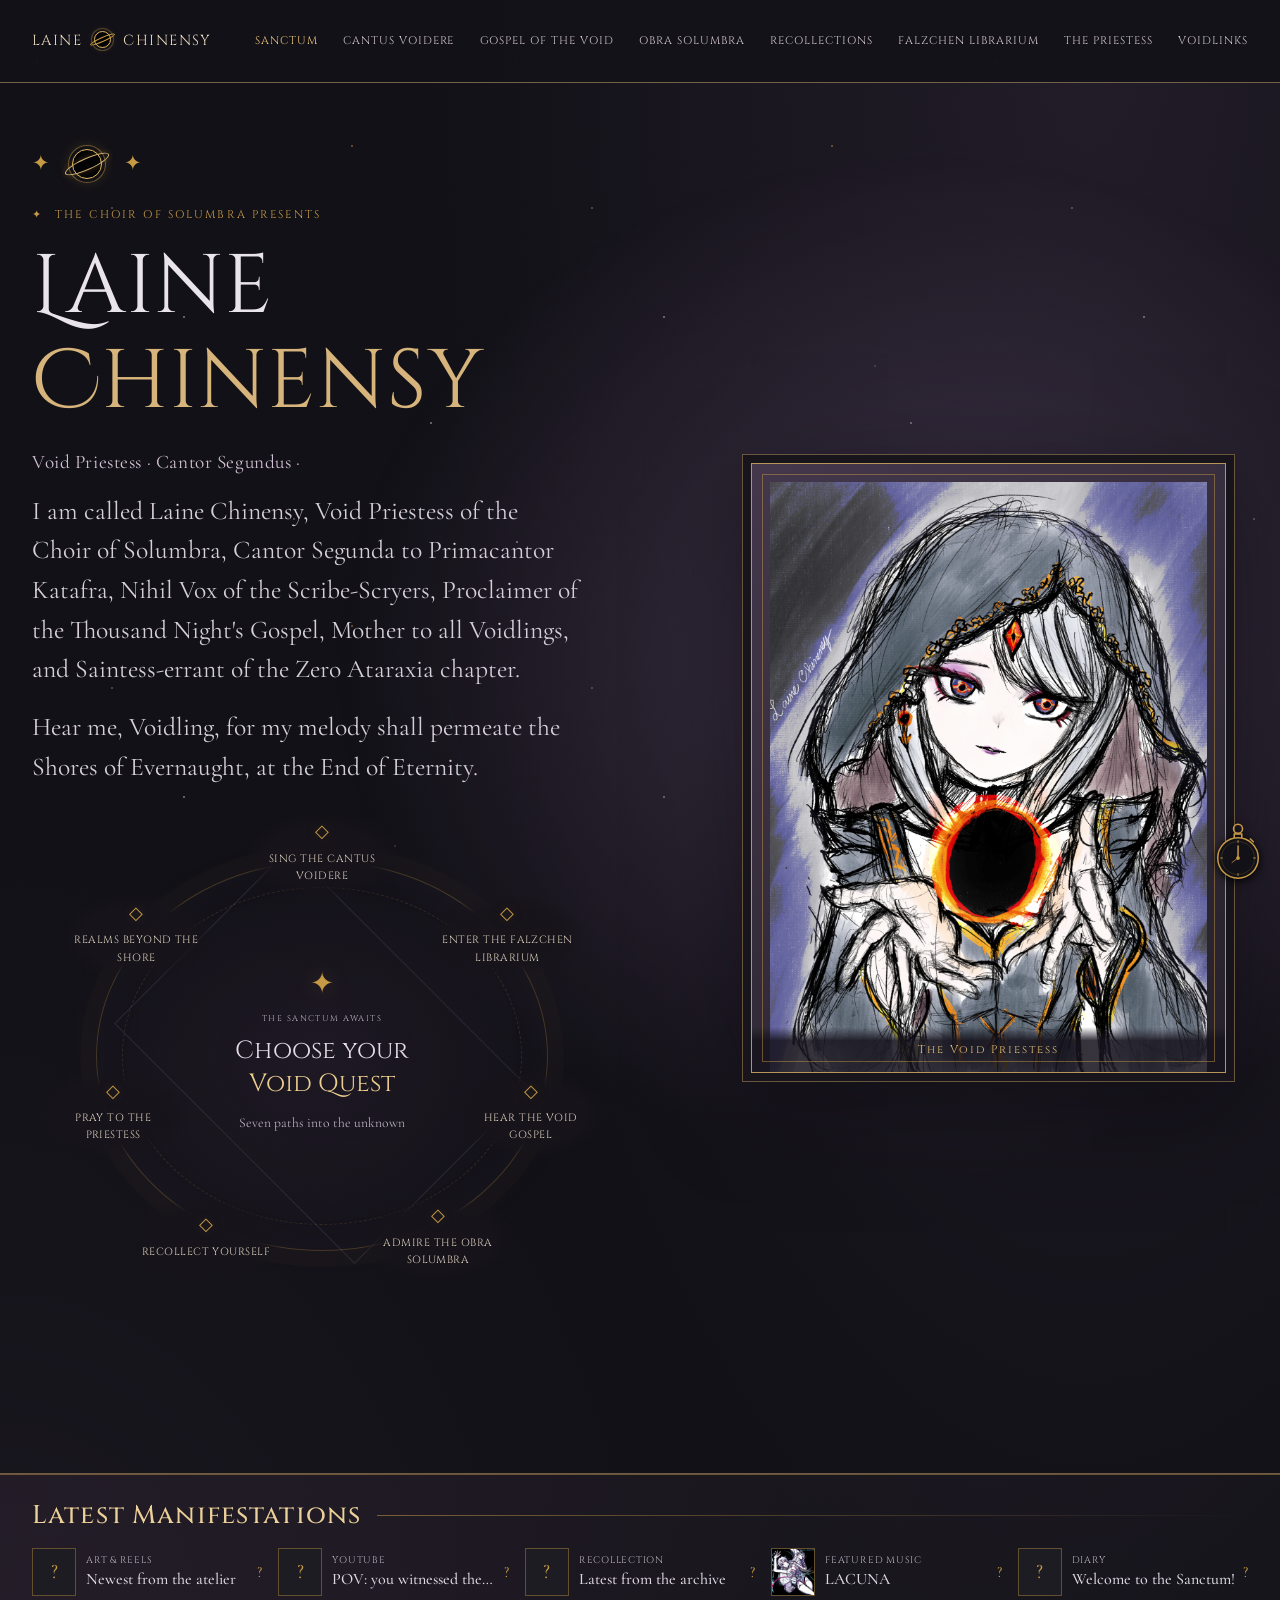
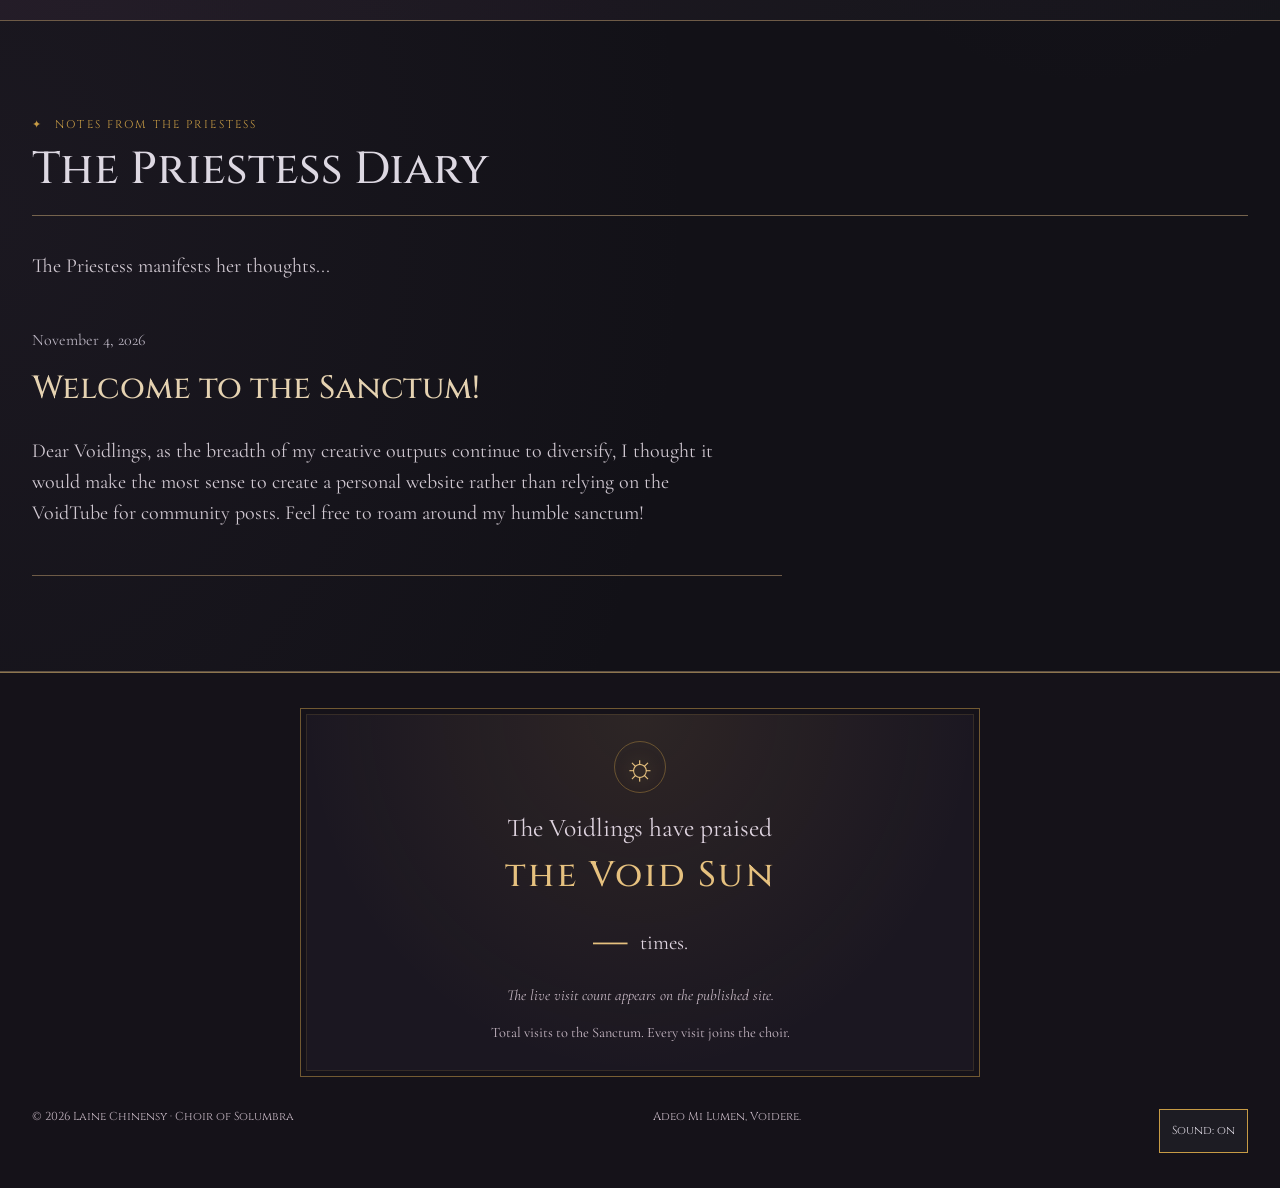
<file: index.html>
<!doctype html>
<html lang="en">

<head>
    <meta charset="utf-8">
    <meta name="viewport" content="width=device-width,initial-scale=1">
    <meta name="theme-color" content="#121117">
    <meta name="description" content="Laine Chinensy — Void Priestess of the Choir of Solumbra. Music, art, and lore.">
    <title>Laine Chinensy | The Choir of Solumbra</title>
    <link rel="stylesheet" href="css/style.css">
</head>

<body>
    <header class="site-header">
        <nav class="container nav" aria-label="Main navigation"><a class="brand"
                href="index.html">LAINE<span class="brand-black-hole" aria-hidden="true"></span><span class="brand-name">CHINENSY</span></a><button class="menu-toggle" type="button"
                aria-expanded="false" aria-controls="nav-links">Menu</button>
            <div class="nav-links" id="nav-links"><a href="index.html" aria-current="page">SANCTUM</a>
                    <a href="music.html">Cantus Voidere</a>
                    <a href="gospel.html">Gospel of the Void</a>
                    <a href="art.html">OBRA SOLUMBRA</a>
                    <a href="recollections.html">Recollections</a>
                    <a href="lore.html">Falzchen Librarium</a>
                    <a href="about.html">The Priestess</a>
                    <a href="connect.html">VOIDLINKS</a></div>
        </nav>
    </header>
    <main>
        <section class="hero">
            <div class="container hero-inner">
                <div class="hero-copy">
                    <div class="ornament void-sun-ornament" aria-hidden="true"><span>✦</span><span class="void-sun"></span><span>✦</span></div>
                    <p class="eyebrow">The Choir of Solumbra presents</p>
                    <h1>Laine <em>Chinensy</em></h1>
                    <p class="subtitle">Void Priestess · Cantor Segundus · </p>
                    <p class="intro">I am called Laine Chinensy, Void Priestess of the Choir of Solumbra, Cantor Segunda
                        to Primacantor Katafra, Nihil Vox of the Scribe-Scryers, Proclaimer of the Thousand Night's
                        Gospel, Mother to all Voidlings, and Saintess-errant of the Zero Ataraxia chapter.</p>
                    <p class="intro">Hear me, Voidling, for my melody shall permeate the Shores of Evernaught, at the
                        End of Eternity.</p>
                    <nav class="sanctum-invitations void-quest-wheel" aria-label="Choose your Void Quest">
                        <div class="quest-orbit" aria-hidden="true"></div>
                        <div class="quest-center"><span class="quest-star" aria-hidden="true">&#10022;</span><span class="quest-overline">The Sanctum awaits</span><h2>Choose your<br><em>Void Quest</em></h2><span class="quest-center-note">Seven paths into the unknown</span></div>
                        <a class="btn" href="music.html" aria-describedby="hint-music">Sing the Cantus Voidere<span class="hero-hint" id="hint-music" role="tooltip">Explore my music, albums, and releases.</span></a>
                        <a class="btn" href="https://lainechinensy.github.io/falzchen/" aria-describedby="hint-lore">Enter the Falzchen Librarium<span class="hero-hint" id="hint-lore" role="tooltip">Explore the world, characters, and lore of The Falzchen -- my original world-building project</span></a>
                        <a class="btn" href="gospel.html" aria-describedby="hint-gospel">Hear the Void Gospel<span class="hero-hint" id="hint-gospel" role="tooltip">Watch my latest YouTube videos.</span></a>
                        <a class="btn" href="art.html" aria-describedby="hint-art">Admire the Obra Solumbra<span class="hero-hint" id="hint-art" role="tooltip">Browse my artwork and latest Instagram posts.</span></a>
                        <a class="btn" href="recollections.html" aria-describedby="hint-recollections">Recollect Yourself<span class="hero-hint" id="hint-recollections" role="tooltip">Read stories and memory logs from the Falzchen universe.</span></a>
                        <a class="btn" href="about.html" aria-describedby="hint-about">Pray to the Priestess<span class="hero-hint" id="hint-about" role="tooltip">Meet the artist behind the Void Priestess.</span></a>
                        <a class="btn" href="connect.html" aria-describedby="hint-connect">Realms Beyond the Shore<span class="hero-hint" id="hint-connect" role="tooltip">Find my social profiles and places to listen.</span></a>
                    </nav>
                </div>
                <div class="portrait-shrine"><img src="images/Void%20priestess%20v2%20CARA%20-%20Profile%20Cut.png"
                        alt="Illustration of Laine Chinensy wearing charcoal and gold priestess vestments"
                        fetchpriority="high">
                    <div class="shrine-label">The Void Priestess</div>
                </div>
            </div>
        </section>
        <section class="sanctum-latest" aria-labelledby="latest-heading">
            <div class="container latest-inner">
                <h2 id="latest-heading">Latest Manifestations</h2>
                <!-- latest-content:start -->
                <div class="latest-entry" data-latest="instagram"><button class="latest-thumb" type="button" aria-label="Preview Art & reels" aria-haspopup="dialog"><span aria-hidden="true">?</span></button><a class="latest-item" href="https://www.instagram.com/reel/DfbPZDvzv7J/" target="_blank" rel="noopener noreferrer" data-preview-image="https://scontent-lga3-1.cdninstagram.com/v/t51.71878-15/893827104_1486808993304113_5795050343962034693_n.jpg?stp=dst-jpg_e35_tt6&amp;_nc_cat=109&amp;ccb=7-5&amp;_nc_sid=18de74&amp;efg=eyJlZmdfdGFnIjoiQ0xJUFMuYmVzdF9pbWFnZV91cmxnZW4uQzMifQ%3D%3D&amp;_nc_ohc=3DFyLkCnGlYQ7kNvwGYk_dE&amp;_nc_oc=AdqkY6oglFZlAn9_gbZjOTLEgU0AIS_E-dl44_D0nTYpzyCob1LWxS-rZWOGNETvFwo&amp;_nc_zt=23&amp;_nc_ht=scontent-lga3-1.cdninstagram.com&amp;edm=AFF3FJ0EAAAA&amp;_nc_gid=KFWItLufA27dZ2MIcZN5Hw&amp;_nc_tpa=Q5bMBQLkORbtR_aZCKaobg6aqeCY22D8VWXJLqY1W7iJe8N8OQz_9Ri8JnEq3VTVng-DrYZExEsuF3Iv6A&amp;oh=00_AQRYMkWx9RwQzLUeHoMc1xg9d1ki47_4glNXI_AER0HlIg&amp;oe=6AF53F8B"><span class="latest-kind">Art &amp; reels</span><strong>Newest from the atelier</strong><span class="latest-arrow" aria-hidden="true">?</span></a></div>
                <div class="latest-entry" data-latest="youtube"><button class="latest-thumb" type="button" aria-label="Preview YouTube" aria-haspopup="dialog"><span aria-hidden="true">?</span></button><a class="latest-item" href="https://www.youtube.com/watch?v=ID1aTR5fIEg" target="_blank" rel="noopener noreferrer" data-preview-image="https://i.ytimg.com/vi/ID1aTR5fIEg/hqdefault.jpg"><span class="latest-kind">YouTube</span><strong>POV: you witnessed the Voidcore priestess</strong><span class="latest-arrow" aria-hidden="true">?</span></a></div>
                <div class="latest-entry" data-latest="recollection"><button class="latest-thumb" type="button" aria-label="Preview Recollection" aria-haspopup="dialog"><span aria-hidden="true">?</span></button><a class="latest-item" href="recollections.html" data-preview-image=""><span class="latest-kind">Recollection</span><strong>Latest from the archive</strong><span class="latest-arrow" aria-hidden="true">?</span></a></div>
                <div class="latest-entry" data-latest="music"><button class="latest-thumb" type="button" aria-label="Preview Featured music" aria-haspopup="dialog"><span aria-hidden="true">?</span></button><a class="latest-item" href="music.html#featured-album" data-preview-image="images/Lacuna_album_cover.png"><span class="latest-kind">Featured music</span><strong>LACUNA</strong><span class="latest-arrow" aria-hidden="true">?</span></a></div>
                <div class="latest-entry" data-latest="diary"><button class="latest-thumb" type="button" aria-label="Preview Diary" aria-haspopup="dialog"><span aria-hidden="true">?</span></button><a class="latest-item" href="#welcome-post-title" data-preview-image=""><span class="latest-kind">Diary</span><strong>Welcome to the Sanctum!</strong><span class="latest-arrow" aria-hidden="true">?</span></a></div>
                <!-- latest-content:end -->
            </div>
        </section>
        <section class="section sanctum-blog" id="blog" aria-labelledby="blog-heading">
            <div class="container">
                <div class="section-header">
                    <div>
                        <p class="eyebrow">Notes from the Priestess</p>
                        <h2 id="blog-heading">The Priestess Diary</h2>
                    </div>
                </div>
                <p class="prose">The Priestess manifests her thoughts...</p>
                <article class="blog-entry" aria-labelledby="welcome-post-title">
                    <time datetime="2026-11-04">November 4, 2026</time>
                    <h3 id="welcome-post-title">Welcome to the Sanctum!</h3>
                    <p class="prose">Dear Voidlings, as the breadth of my creative outputs continue to diversify, I thought it would make the most sense to create a personal website rather than relying on the VoidTube for community posts. Feel free to roam around my humble sanctum!</p>
                </article>
            </div>
        </section>
    </main>
    <footer class="site-footer">
        <div class="voidling-counter" data-voidling-counter>
            <span class="voidling-counter-seal" aria-hidden="true">&#9788;</span>
            <p class="voidling-counter-invocation">The Voidlings have praised<br><strong>the Void Sun</strong></p>
            <div class="voidling-counter-value" data-counter-value>
                <span class="voidling-counter-placeholder" data-counter-placeholder aria-hidden="true">&mdash;</span>
                <span class="voidling-counter-times">times.</span>
            </div>
            <p class="voidling-counter-status" data-counter-status role="status">The choir is gathering&hellip;</p>
            <p class="voidling-counter-note">Total visits to the Sanctum. Every visit joins the choir.</p>
            <noscript><p class="voidling-counter-note">Enable JavaScript to reveal the visit count.</p></noscript>
        </div>
        <div class="container footer-inner"><span>© <span data-year>2026</span> Laine Chinensy · Choir of
                Solumbra</span><span>Adeo Mi Lumen, Voidere.</span></div>
    </footer>
    <dialog class="latest-dialog" aria-labelledby="latest-preview-title"><button class="latest-close" type="button" aria-label="Close preview">?</button><div class="latest-preview-media"></div><p class="eyebrow" id="latest-preview-kind"></p><h2 id="latest-preview-title"></h2><p id="latest-preview-excerpt"></p><a class="btn" id="latest-preview-link">Open full content ?</a></dialog>
    <script src="js/latest.js" defer></script>
    <script src="js/hero-hints.js" defer></script>
    <script src="js/main.js" defer></script>
</body>

</html>
</file>
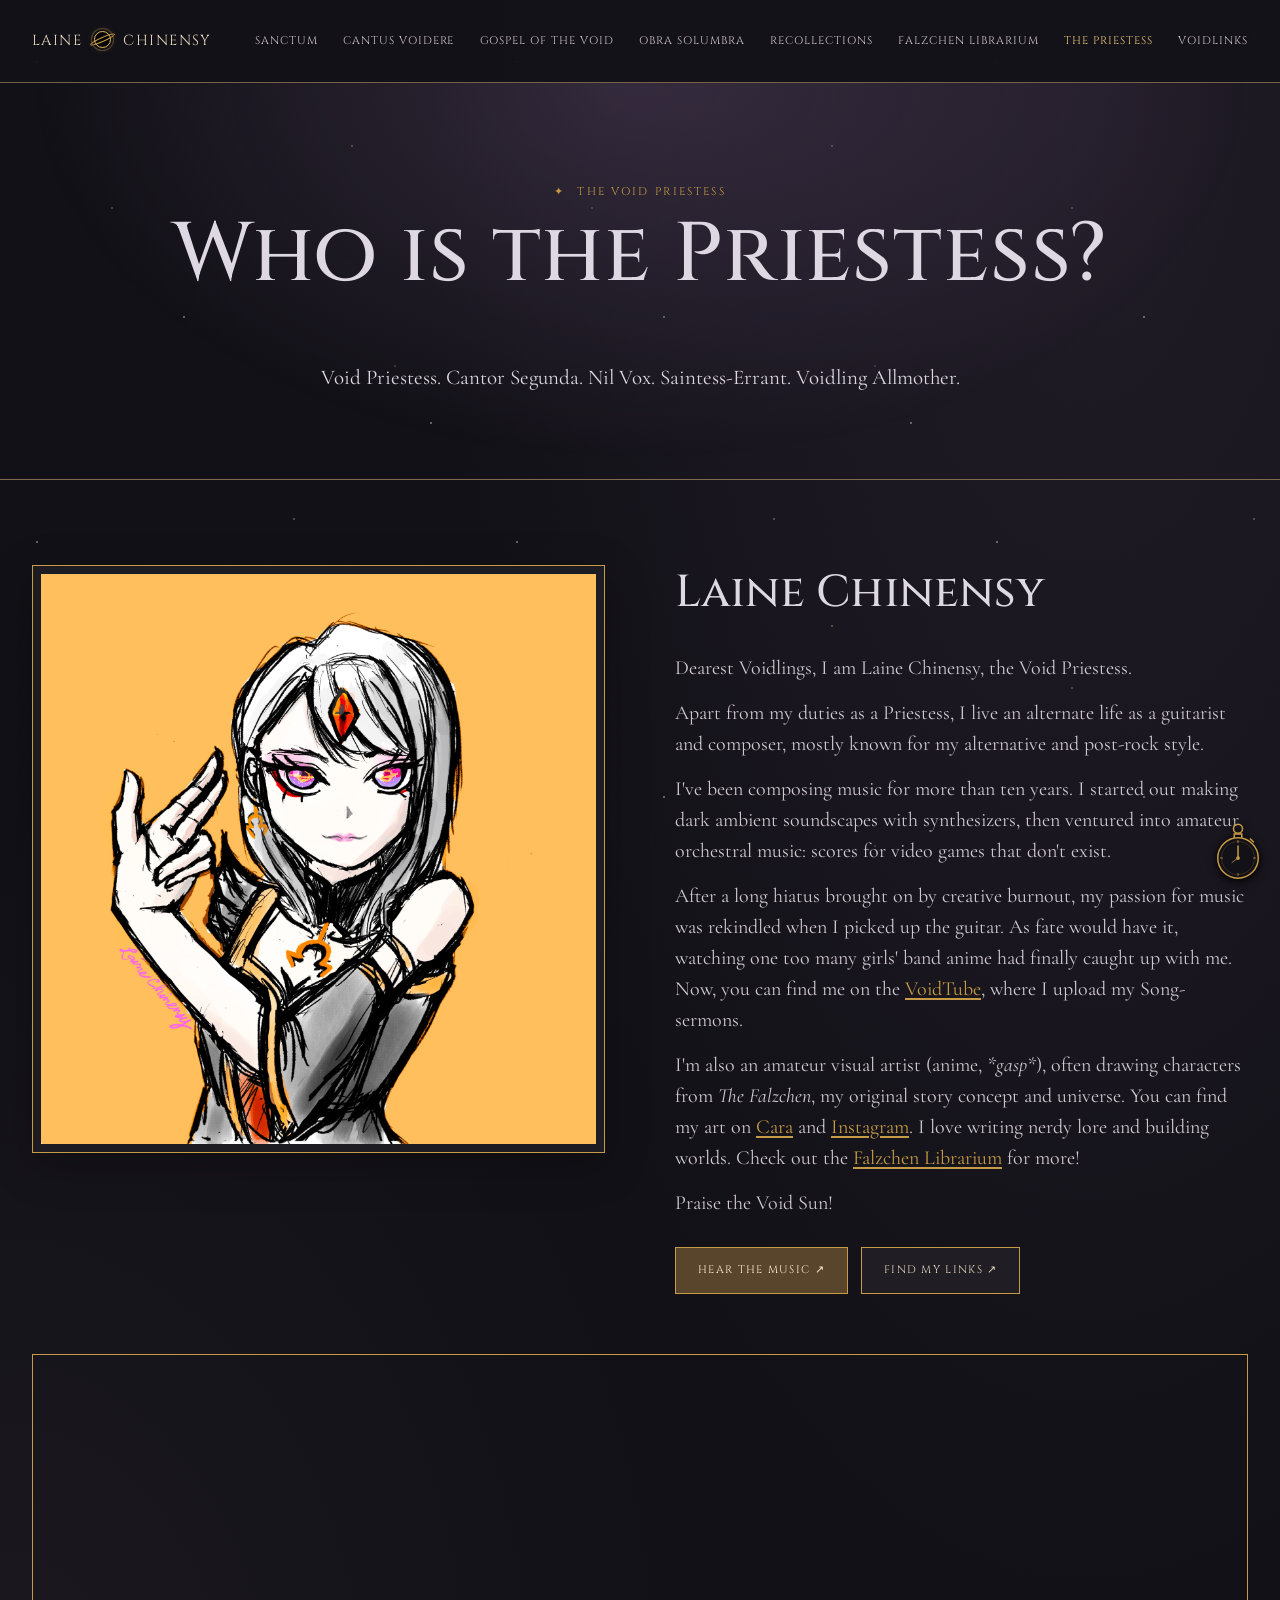
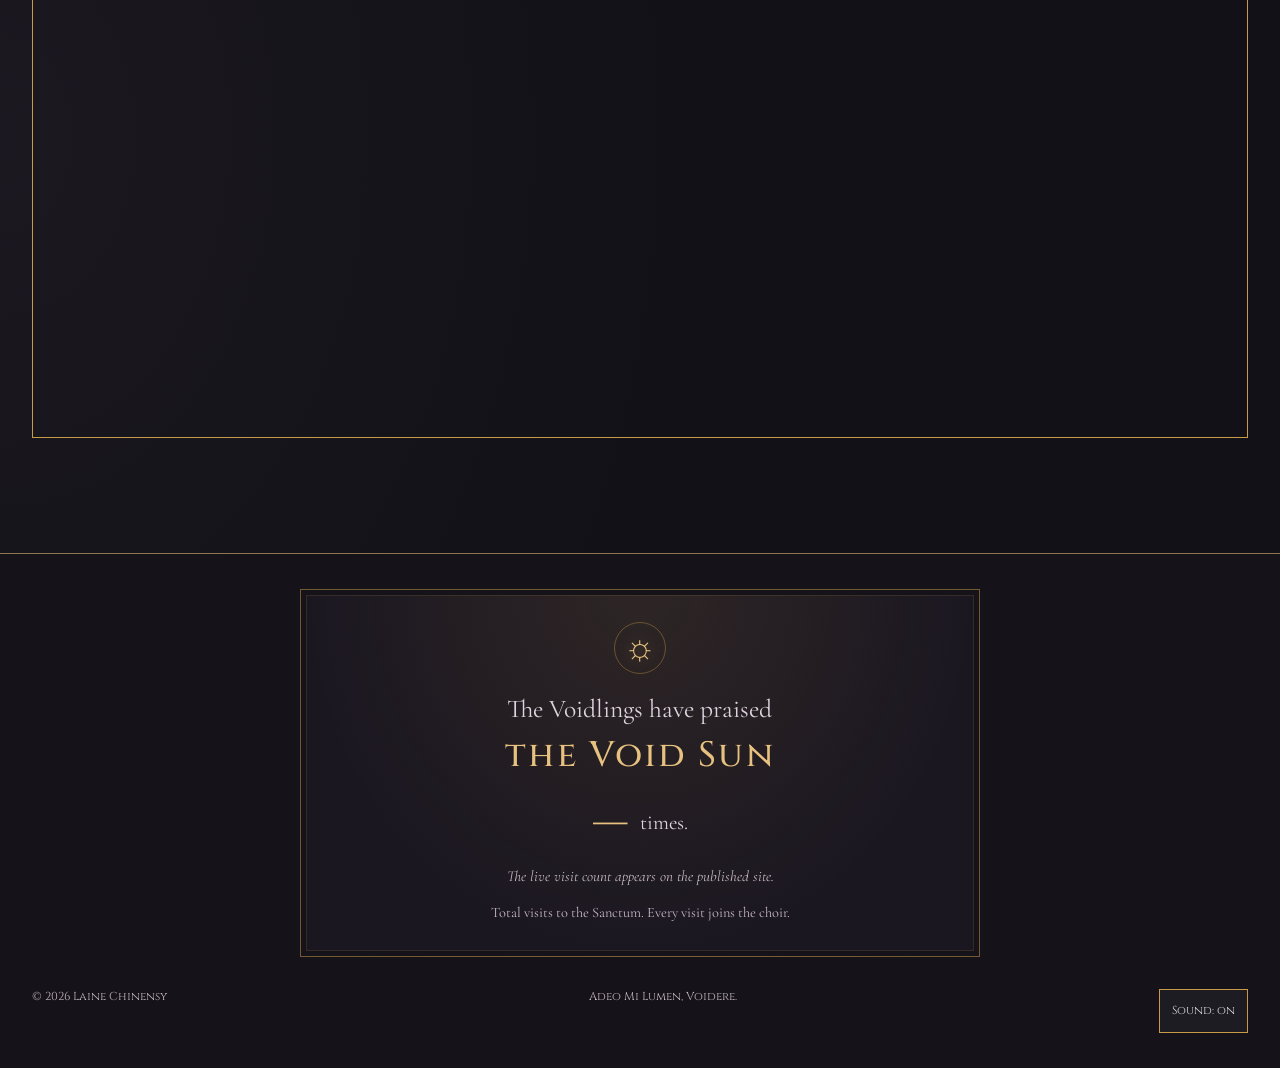
<file: about.html>
<!doctype html>
<html lang="en">

<head>
    <meta charset="utf-8">
    <meta name="viewport" content="width=device-width,initial-scale=1">
    <meta name="theme-color" content="#121117">
    <meta name="description" content="About Laine Chinensy, Void Priestess of the Choir of Solumbra.">
    <title>About — Laine Chinensy</title>
    <link rel="stylesheet" href="css/style.css">
</head>

<body>
    <header class="site-header">
        <nav class="container nav" aria-label="Main navigation"><a class="brand"
                href="index.html">LAINE<span class="brand-black-hole" aria-hidden="true"></span><span class="brand-name">CHINENSY</span></a><button class="menu-toggle" type="button"
                aria-expanded="false" aria-controls="nav-links">Menu</button>
            <div class="nav-links" id="nav-links"><a href="index.html">SANCTUM</a>
                    <a href="music.html">Cantus Voidere</a>
                    <a href="gospel.html">Gospel of the Void</a>
                    <a href="art.html">OBRA SOLUMBRA</a>
                    <a href="recollections.html">Recollections</a>
                    <a href="lore.html">Falzchen Librarium</a>
                    <a href="about.html" aria-current="page">The Priestess</a>
                    <a href="connect.html">VOIDLINKS</a></div>
        </nav>
    </header>
    <main>
        <section class="page-hero">
            <div class="container">
                <p class="eyebrow">The Void Priestess</p>
                <h1>Who is the Priestess?</h1>
                <p>Void Priestess. Cantor Segunda. Nil Vox. Saintess-Errant. Voidling Allmother.</p>
            </div>
        </section>
        <section class="content">
            <div class="container split">
                <div>
                    <img class="about-priestess-portrait" src="images/Lainepersonav1.png"
                        alt="Portrait illustration of Laine Chinensy, the Void Priestess, in black and gold vestments"
                        width="3391" height="3480">
                </div>
                <div>
                    <h2>Laine Chinensy</h2>
                    <p class="prose">Dearest Voidlings, I am Laine Chinensy, the Void Priestess.</p>
                    <p class="prose">Apart from my duties as a Priestess, I live an alternate life as a guitarist and composer, mostly known for my alternative and post-rock style.</p>
                    <p class="prose">I've been composing music for more than ten years. I started out making dark ambient soundscapes with synthesizers, then ventured into amateur orchestral music: scores for video games that don't exist.</p>
                    <p class="prose">After a long hiatus brought on by creative burnout, my passion for music was rekindled when I picked up the guitar. As fate would have it, watching one too many girls' band anime had finally caught up with me. Now, you can find me on the <a class="about-lore-link" href="https://www.youtube.com/@lainechinensy">VoidTube</a>, where I upload my Song-sermons.</p>
                    <p class="prose">I'm also an amateur visual artist (anime, <em>*gasp*</em>), often drawing characters from <cite>The Falzchen</cite>, my original story concept and universe. You can find my art on <a class="about-lore-link" href="https://cara.app/lainechinensy/">Cara</a> and <a class="about-lore-link" href="https://www.instagram.com/lainechinensy/">Instagram</a>. I love writing nerdy lore and building worlds. Check out the <a class="about-lore-link" href="lore.html">Falzchen Librarium</a> for more!</p>
                    <p class="prose">Praise the Void Sun!</p>
                    <div class="actions"><a class="btn primary" href="music.html">Hear the music ↗</a><a class="btn"
                            href="connect.html">Find my links ↗</a></div>
                </div>
            </div>
            <div class="container" style="margin-top:60px">
                <iframe
                    style="display:block;width:100%;aspect-ratio:16/9;border:1px solid var(--gold)"
                    src="https://www.youtube.com/embed/Q_VExkjzduU?si=lNNJBcZdf69Hm8Lm"
                    title="YouTube video — The Priestess"
                    loading="lazy"
                    allow="accelerometer; autoplay; clipboard-write; encrypted-media; gyroscope; picture-in-picture; web-share"
                    referrerpolicy="strict-origin-when-cross-origin"
                    allowfullscreen>
                </iframe>
            </div>
        </section>
    </main>
    <footer class="site-footer">
        <div class="voidling-counter" data-voidling-counter>
            <span class="voidling-counter-seal" aria-hidden="true">&#9788;</span>
            <p class="voidling-counter-invocation">The Voidlings have praised<br><strong>the Void Sun</strong></p>
            <div class="voidling-counter-value" data-counter-value>
                <span class="voidling-counter-placeholder" data-counter-placeholder aria-hidden="true">&mdash;</span>
                <span class="voidling-counter-times">times.</span>
            </div>
            <p class="voidling-counter-status" data-counter-status role="status">The choir is gathering&hellip;</p>
            <p class="voidling-counter-note">Total visits to the Sanctum. Every visit joins the choir.</p>
            <noscript><p class="voidling-counter-note">Enable JavaScript to reveal the visit count.</p></noscript>
        </div>
        <div class="container footer-inner"><span>© <span data-year>2026</span> Laine Chinensy</span><span>Adeo Mi
                Lumen, Voidere.</span></div>
    </footer>
    <script src="js/main.js" defer></script>
</body>

</html>
</file>
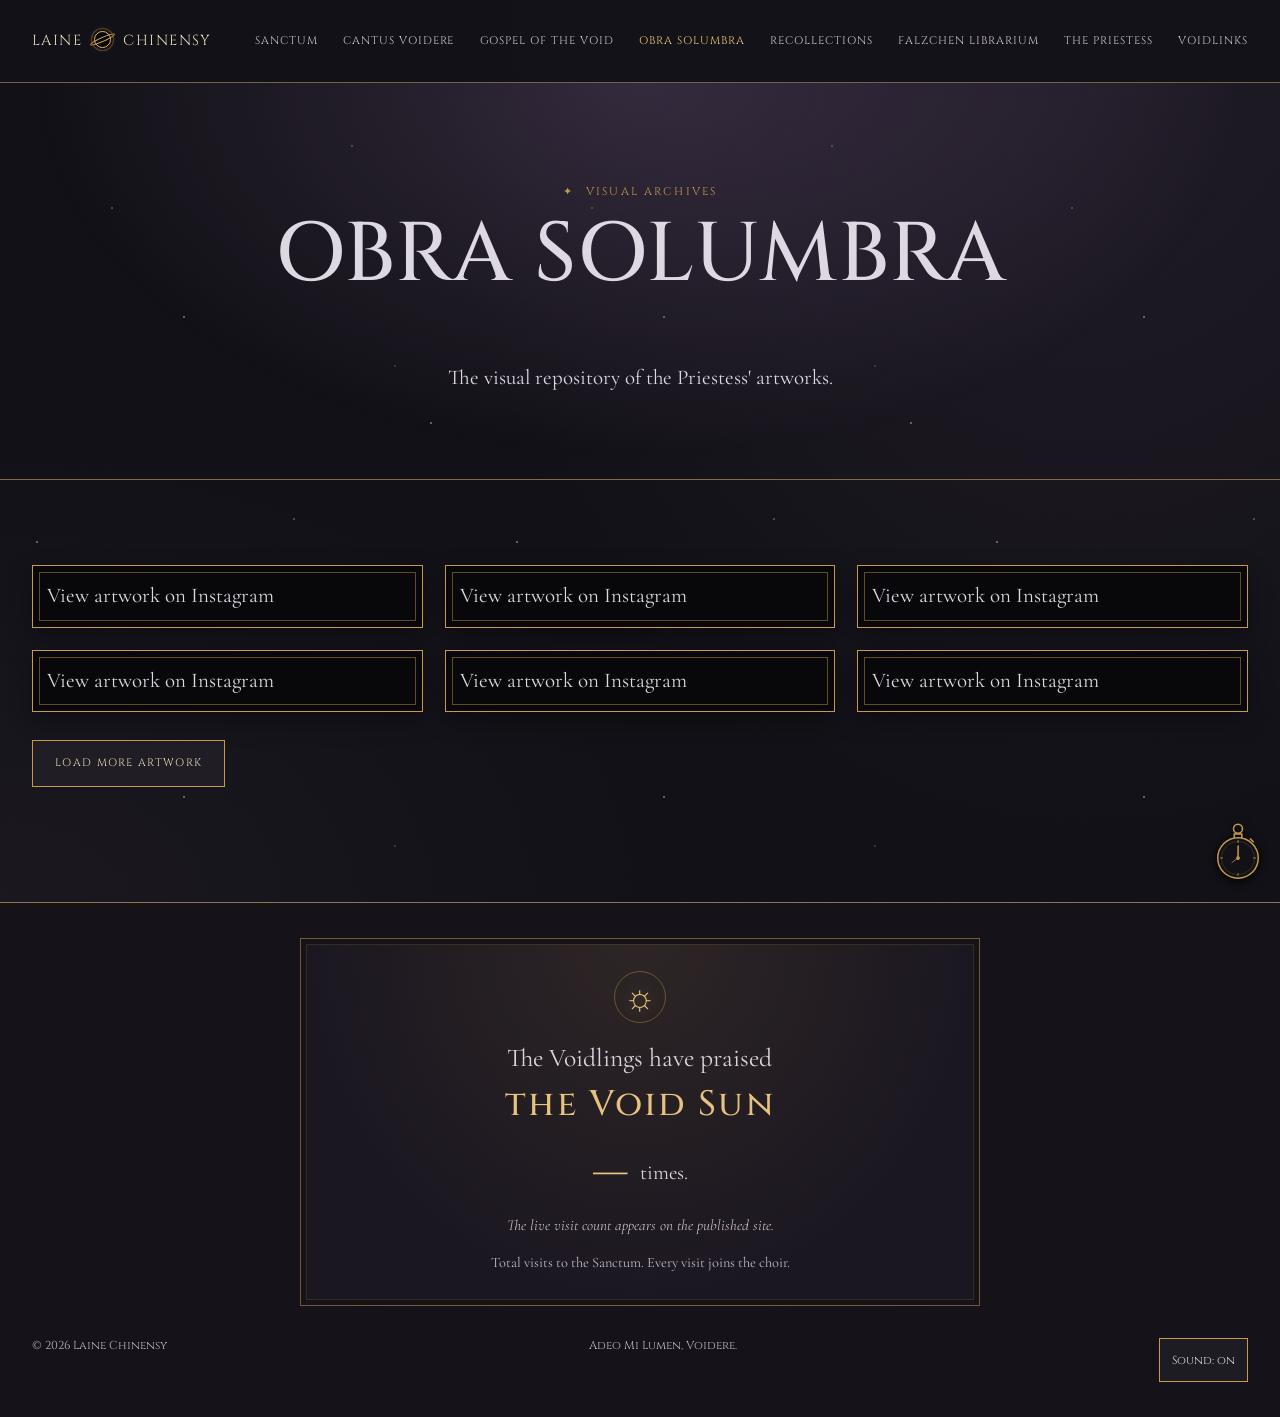
<file: art.html>
<!doctype html>
<html lang="en">

<head>
    <meta charset="utf-8">
    <meta name="viewport" content="width=device-width,initial-scale=1">
    <meta name="theme-color" content="#121117">
    <meta name="description" content="Visual archive of the Sacred Works of Laine Chinensy.">
    <title>OBRA SOLUMBRA — Laine Chinensy</title>
    <link rel="stylesheet" href="css/style.css">
</head>

<body>
    <header class="site-header">
        <nav class="container nav" aria-label="Main navigation"><a class="brand"
                href="index.html">LAINE<span class="brand-black-hole" aria-hidden="true"></span><span class="brand-name">CHINENSY</span></a><button class="menu-toggle" type="button"
                aria-expanded="false" aria-controls="nav-links">Menu</button>
            <div class="nav-links" id="nav-links"><a href="index.html">SANCTUM</a>
                    <a href="music.html">Cantus Voidere</a>
                    <a href="gospel.html">Gospel of the Void</a>
                    <a href="art.html" aria-current="page">OBRA SOLUMBRA</a>
                    <a href="recollections.html">Recollections</a>
                    <a href="lore.html">Falzchen Librarium</a>
                    <a href="about.html">The Priestess</a>
                    <a href="connect.html">VOIDLINKS</a></div>
        </nav>
    </header>
    <main>
        <section class="page-hero">
            <div class="container">
                <p class="eyebrow">Visual archives</p>
                <h1>OBRA SOLUMBRA</h1>
                <p>The visual repository of the Priestess' artworks.</p>
            </div>
        </section>
        <section class="content">
            <div class="container">
                <div class="cards instagram-gallery" id="artwork-gallery">
                    <article class="card instagram-card">
                        <blockquote class="instagram-media" data-instgrm-permalink="https://www.instagram.com/reel/DfbPZDvzv7J/" data-instgrm-version="14">
                            <a href="https://www.instagram.com/reel/DfbPZDvzv7J/" target="_blank" rel="noopener noreferrer">View artwork on Instagram</a>
                        </blockquote>
                    </article>
                    <article class="card instagram-card">
                        <blockquote class="instagram-media" data-instgrm-permalink="https://www.instagram.com/p/DfajXp_zIRg/" data-instgrm-version="14">
                            <a href="https://www.instagram.com/p/DfajXp_zIRg/" target="_blank" rel="noopener noreferrer">View artwork on Instagram</a>
                        </blockquote>
                    </article>
                    <article class="card instagram-card">
                        <blockquote class="instagram-media" data-instgrm-permalink="https://www.instagram.com/p/DfPxVGeTuNQ/" data-instgrm-version="14">
                            <a href="https://www.instagram.com/p/DfPxVGeTuNQ/" target="_blank" rel="noopener noreferrer">View artwork on Instagram</a>
                        </blockquote>
                    </article>
                    <article class="card instagram-card">
                        <blockquote class="instagram-media" data-instgrm-permalink="https://www.instagram.com/p/DfFMz7bk76r/" data-instgrm-version="14">
                            <a href="https://www.instagram.com/p/DfFMz7bk76r/" target="_blank" rel="noopener noreferrer">View artwork on Instagram</a>
                        </blockquote>
                    </article>
                    <article class="card instagram-card">
                        <blockquote class="instagram-media" data-instgrm-permalink="https://www.instagram.com/p/De_9ieyTPEs/" data-instgrm-version="14">
                            <a href="https://www.instagram.com/p/De_9ieyTPEs/" target="_blank" rel="noopener noreferrer">View artwork on Instagram</a>
                        </blockquote>
                    </article>
                    <article class="card instagram-card">
                        <blockquote class="instagram-media" data-instgrm-permalink="https://www.instagram.com/p/De2fZ7UzQ_z/" data-instgrm-version="14">
                            <a href="https://www.instagram.com/p/De2fZ7UzQ_z/" target="_blank" rel="noopener noreferrer">View artwork on Instagram</a>
                        </blockquote>
                    </article>
                </div>
                <template id="more-artwork">
                    <article class="card instagram-card">
                        <blockquote class="instagram-media" data-instgrm-permalink="https://www.instagram.com/p/DekIc4zkxYC/" data-instgrm-version="14">
                            <a href="https://www.instagram.com/p/DekIc4zkxYC/" target="_blank" rel="noopener noreferrer">View artwork on Instagram</a>
                        </blockquote>
                    </article>
                    <article class="card instagram-card">
                        <blockquote class="instagram-media" data-instgrm-permalink="https://www.instagram.com/p/DeVIRTRky6_/" data-instgrm-version="14">
                            <a href="https://www.instagram.com/p/DeVIRTRky6_/" target="_blank" rel="noopener noreferrer">View artwork on Instagram</a>
                        </blockquote>
                    </article>
                    <article class="card instagram-card">
                        <blockquote class="instagram-media" data-instgrm-permalink="https://www.instagram.com/p/DeVGr9VE949/" data-instgrm-version="14">
                            <a href="https://www.instagram.com/p/DeVGr9VE949/" target="_blank" rel="noopener noreferrer">View artwork on Instagram</a>
                        </blockquote>
                    </article>
                    <article class="card instagram-card">
                        <blockquote class="instagram-media" data-instgrm-permalink="https://www.instagram.com/p/DeKWihGk1rh/" data-instgrm-version="14">
                            <a href="https://www.instagram.com/p/DeKWihGk1rh/" target="_blank" rel="noopener noreferrer">View artwork on Instagram</a>
                        </blockquote>
                    </article>
                    <article class="card instagram-card">
                        <blockquote class="instagram-media" data-instgrm-permalink="https://www.instagram.com/p/DeE681PE0GO/" data-instgrm-version="14">
                            <a href="https://www.instagram.com/p/DeE681PE0GO/" target="_blank" rel="noopener noreferrer">View artwork on Instagram</a>
                        </blockquote>
                    </article>
                    <article class="card instagram-card">
                        <blockquote class="instagram-media" data-instgrm-permalink="https://www.instagram.com/p/Dd1TmNjE_9D/" data-instgrm-version="14">
                            <a href="https://www.instagram.com/p/Dd1TmNjE_9D/" target="_blank" rel="noopener noreferrer">View artwork on Instagram</a>
                        </blockquote>
                    </article>
                    <article class="card instagram-card">
                        <blockquote class="instagram-media" data-instgrm-permalink="https://www.instagram.com/p/DdegMY4k2b9/" data-instgrm-version="14">
                            <a href="https://www.instagram.com/p/DdegMY4k2b9/" target="_blank" rel="noopener noreferrer">View artwork on Instagram</a>
                        </blockquote>
                    </article>
                    <article class="card instagram-card">
                        <blockquote class="instagram-media" data-instgrm-permalink="https://www.instagram.com/p/DdOSULskzmi/" data-instgrm-version="14">
                            <a href="https://www.instagram.com/p/DdOSULskzmi/" target="_blank" rel="noopener noreferrer">View artwork on Instagram</a>
                        </blockquote>
                    </article>
                    <article class="card instagram-card">
                        <blockquote class="instagram-media" data-instgrm-permalink="https://www.instagram.com/p/DdB-I1zk4Qx/" data-instgrm-version="14">
                            <a href="https://www.instagram.com/p/DdB-I1zk4Qx/" target="_blank" rel="noopener noreferrer">View artwork on Instagram</a>
                        </blockquote>
                    </article>
                    <article class="card instagram-card">
                        <blockquote class="instagram-media" data-instgrm-permalink="https://www.instagram.com/p/Dc81h0Nk-og/" data-instgrm-version="14">
                            <a href="https://www.instagram.com/p/Dc81h0Nk-og/" target="_blank" rel="noopener noreferrer">View artwork on Instagram</a>
                        </blockquote>
                    </article>
                    <article class="card instagram-card">
                        <blockquote class="instagram-media" data-instgrm-permalink="https://www.instagram.com/p/DcwNIRFk2sm/" data-instgrm-version="14">
                            <a href="https://www.instagram.com/p/DcwNIRFk2sm/" target="_blank" rel="noopener noreferrer">View artwork on Instagram</a>
                        </blockquote>
                    </article>
                    <article class="card instagram-card">
                        <blockquote class="instagram-media" data-instgrm-permalink="https://www.instagram.com/p/DcrO_7BkzJt/" data-instgrm-version="14">
                            <a href="https://www.instagram.com/p/DcrO_7BkzJt/" target="_blank" rel="noopener noreferrer">View artwork on Instagram</a>
                        </blockquote>
                    </article>
                    <article class="card instagram-card">
                        <blockquote class="instagram-media" data-instgrm-permalink="https://www.instagram.com/p/DcjbgQKE-V6/" data-instgrm-version="14">
                            <a href="https://www.instagram.com/p/DcjbgQKE-V6/" target="_blank" rel="noopener noreferrer">View artwork on Instagram</a>
                        </blockquote>
                    </article>
                    <article class="card instagram-card">
                        <blockquote class="instagram-media" data-instgrm-permalink="https://www.instagram.com/p/DcYg4wnk3x-/" data-instgrm-version="14">
                            <a href="https://www.instagram.com/p/DcYg4wnk3x-/" target="_blank" rel="noopener noreferrer">View artwork on Instagram</a>
                        </blockquote>
                    </article>
                    <article class="card instagram-card">
                        <blockquote class="instagram-media" data-instgrm-permalink="https://www.instagram.com/p/DcSELF7E3Vh/" data-instgrm-version="14">
                            <a href="https://www.instagram.com/p/DcSELF7E3Vh/" target="_blank" rel="noopener noreferrer">View artwork on Instagram</a>
                        </blockquote>
                    </article>
                    <article class="card instagram-card">
                        <blockquote class="instagram-media" data-instgrm-permalink="https://www.instagram.com/p/DcHJZBykw_q/" data-instgrm-version="14">
                            <a href="https://www.instagram.com/p/DcHJZBykw_q/" target="_blank" rel="noopener noreferrer">View artwork on Instagram</a>
                        </blockquote>
                    </article>
                    <article class="card instagram-card">
                        <blockquote class="instagram-media" data-instgrm-permalink="https://www.instagram.com/p/Db05uV6k_R0/" data-instgrm-version="14">
                            <a href="https://www.instagram.com/p/Db05uV6k_R0/" target="_blank" rel="noopener noreferrer">View artwork on Instagram</a>
                        </blockquote>
                    </article>
                    <article class="card instagram-card">
                        <blockquote class="instagram-media" data-instgrm-permalink="https://www.instagram.com/p/DblWUbLkz3O/" data-instgrm-version="14">
                            <a href="https://www.instagram.com/p/DblWUbLkz3O/" target="_blank" rel="noopener noreferrer">View artwork on Instagram</a>
                        </blockquote>
                    </article>
                    <article class="card instagram-card">
                        <blockquote class="instagram-media" data-instgrm-permalink="https://www.instagram.com/p/DbiNXbDkzRO/" data-instgrm-version="14">
                            <a href="https://www.instagram.com/p/DbiNXbDkzRO/" target="_blank" rel="noopener noreferrer">View artwork on Instagram</a>
                        </blockquote>
                    </article>
                    <article class="card instagram-card">
                        <blockquote class="instagram-media" data-instgrm-permalink="https://www.instagram.com/p/DbBvnYRk0qq/" data-instgrm-version="14">
                            <a href="https://www.instagram.com/p/DbBvnYRk0qq/" target="_blank" rel="noopener noreferrer">View artwork on Instagram</a>
                        </blockquote>
                    </article>
                    <article class="card instagram-card">
                        <blockquote class="instagram-media" data-instgrm-permalink="https://www.instagram.com/p/Daiqr9Nk7DC/" data-instgrm-version="14">
                            <a href="https://www.instagram.com/p/Daiqr9Nk7DC/" target="_blank" rel="noopener noreferrer">View artwork on Instagram</a>
                        </blockquote>
                    </article>
                    <article class="card instagram-card">
                        <blockquote class="instagram-media" data-instgrm-permalink="https://www.instagram.com/p/Dadk1vkE6jw/" data-instgrm-version="14">
                            <a href="https://www.instagram.com/p/Dadk1vkE6jw/" target="_blank" rel="noopener noreferrer">View artwork on Instagram</a>
                        </blockquote>
                    </article>
                    <article class="card instagram-card">
                        <blockquote class="instagram-media" data-instgrm-permalink="https://www.instagram.com/p/DaIlbepEy0g/" data-instgrm-version="14">
                            <a href="https://www.instagram.com/p/DaIlbepEy0g/" target="_blank" rel="noopener noreferrer">View artwork on Instagram</a>
                        </blockquote>
                    </article>
                    <article class="card instagram-card">
                        <blockquote class="instagram-media" data-instgrm-permalink="https://www.instagram.com/p/DZ226Epk4ek/" data-instgrm-version="14">
                            <a href="https://www.instagram.com/p/DZ226Epk4ek/" target="_blank" rel="noopener noreferrer">View artwork on Instagram</a>
                        </blockquote>
                    </article>
                    <article class="card instagram-card">
                        <blockquote class="instagram-media" data-instgrm-permalink="https://www.instagram.com/p/DZRdwU1k8pY/" data-instgrm-version="14">
                            <a href="https://www.instagram.com/p/DZRdwU1k8pY/" target="_blank" rel="noopener noreferrer">View artwork on Instagram</a>
                        </blockquote>
                    </article>
                    <article class="card instagram-card">
                        <blockquote class="instagram-media" data-instgrm-permalink="https://www.instagram.com/p/DZBDWBgkzsw/" data-instgrm-version="14">
                            <a href="https://www.instagram.com/p/DZBDWBgkzsw/" target="_blank" rel="noopener noreferrer">View artwork on Instagram</a>
                        </blockquote>
                    </article>
                    <article class="card instagram-card">
                        <blockquote class="instagram-media" data-instgrm-permalink="https://www.instagram.com/p/DYqEDQ7k8Bd/" data-instgrm-version="14">
                            <a href="https://www.instagram.com/p/DYqEDQ7k8Bd/" target="_blank" rel="noopener noreferrer">View artwork on Instagram</a>
                        </blockquote>
                    </article>
                    <article class="card instagram-card">
                        <blockquote class="instagram-media" data-instgrm-permalink="https://www.instagram.com/p/DYZ9dY3E46n/" data-instgrm-version="14">
                            <a href="https://www.instagram.com/p/DYZ9dY3E46n/" target="_blank" rel="noopener noreferrer">View artwork on Instagram</a>
                        </blockquote>
                    </article>
                    <article class="card instagram-card">
                        <blockquote class="instagram-media" data-instgrm-permalink="https://www.instagram.com/p/DYH9PrNE8VJ/" data-instgrm-version="14">
                            <a href="https://www.instagram.com/p/DYH9PrNE8VJ/" target="_blank" rel="noopener noreferrer">View artwork on Instagram</a>
                        </blockquote>
                    </article>
                    <article class="card instagram-card">
                        <blockquote class="instagram-media" data-instgrm-permalink="https://www.instagram.com/p/DXypVRjk2dK/" data-instgrm-version="14">
                            <a href="https://www.instagram.com/p/DXypVRjk2dK/" target="_blank" rel="noopener noreferrer">View artwork on Instagram</a>
                        </blockquote>
                    </article>
                    <article class="card instagram-card">
                        <blockquote class="instagram-media" data-instgrm-permalink="https://www.instagram.com/p/DXeyikhkw0T/" data-instgrm-version="14">
                            <a href="https://www.instagram.com/p/DXeyikhkw0T/" target="_blank" rel="noopener noreferrer">View artwork on Instagram</a>
                        </blockquote>
                    </article>
                    <article class="card instagram-card">
                        <blockquote class="instagram-media" data-instgrm-permalink="https://www.instagram.com/p/DW9k-SCE1SS/" data-instgrm-version="14">
                            <a href="https://www.instagram.com/p/DW9k-SCE1SS/" target="_blank" rel="noopener noreferrer">View artwork on Instagram</a>
                        </blockquote>
                    </article>
                    <article class="card instagram-card">
                        <blockquote class="instagram-media" data-instgrm-permalink="https://www.instagram.com/p/DW1yDsgE3nI/" data-instgrm-version="14">
                            <a href="https://www.instagram.com/p/DW1yDsgE3nI/" target="_blank" rel="noopener noreferrer">View artwork on Instagram</a>
                        </blockquote>
                    </article>
                    <article class="card instagram-card">
                        <blockquote class="instagram-media" data-instgrm-permalink="https://www.instagram.com/p/DWj1AIMk6vK/" data-instgrm-version="14">
                            <a href="https://www.instagram.com/p/DWj1AIMk6vK/" target="_blank" rel="noopener noreferrer">View artwork on Instagram</a>
                        </blockquote>
                    </article>
                    <article class="card instagram-card">
                        <blockquote class="instagram-media" data-instgrm-permalink="https://www.instagram.com/p/DWcNqchE7Ak/" data-instgrm-version="14">
                            <a href="https://www.instagram.com/p/DWcNqchE7Ak/" target="_blank" rel="noopener noreferrer">View artwork on Instagram</a>
                        </blockquote>
                    </article>
                    <article class="card instagram-card">
                        <blockquote class="instagram-media" data-instgrm-permalink="https://www.instagram.com/p/DWMlN5jkyiX/" data-instgrm-version="14">
                            <a href="https://www.instagram.com/p/DWMlN5jkyiX/" target="_blank" rel="noopener noreferrer">View artwork on Instagram</a>
                        </blockquote>
                    </article>
                    <article class="card instagram-card">
                        <blockquote class="instagram-media" data-instgrm-permalink="https://www.instagram.com/p/DWJwoLok6SB/" data-instgrm-version="14">
                            <a href="https://www.instagram.com/p/DWJwoLok6SB/" target="_blank" rel="noopener noreferrer">View artwork on Instagram</a>
                        </blockquote>
                    </article>
                    <article class="card instagram-card">
                        <blockquote class="instagram-media" data-instgrm-permalink="https://www.instagram.com/p/DV9SwbQk4f8/" data-instgrm-version="14">
                            <a href="https://www.instagram.com/p/DV9SwbQk4f8/" target="_blank" rel="noopener noreferrer">View artwork on Instagram</a>
                        </blockquote>
                    </article>
                    <article class="card instagram-card">
                        <blockquote class="instagram-media" data-instgrm-permalink="https://www.instagram.com/p/DV3AUwUEx6_/" data-instgrm-version="14">
                            <a href="https://www.instagram.com/p/DV3AUwUEx6_/" target="_blank" rel="noopener noreferrer">View artwork on Instagram</a>
                        </blockquote>
                    </article>
                    <article class="card instagram-card">
                        <blockquote class="instagram-media" data-instgrm-permalink="https://www.instagram.com/p/DVjrEa7k_U2/" data-instgrm-version="14">
                            <a href="https://www.instagram.com/p/DVjrEa7k_U2/" target="_blank" rel="noopener noreferrer">View artwork on Instagram</a>
                        </blockquote>
                    </article>
                    <article class="card instagram-card">
                        <blockquote class="instagram-media" data-instgrm-permalink="https://www.instagram.com/p/DVbhiiTE6cG/" data-instgrm-version="14">
                            <a href="https://www.instagram.com/p/DVbhiiTE6cG/" target="_blank" rel="noopener noreferrer">View artwork on Instagram</a>
                        </blockquote>
                    </article>
                    <article class="card instagram-card">
                        <blockquote class="instagram-media" data-instgrm-permalink="https://www.instagram.com/p/DVOh2ZREwLc/" data-instgrm-version="14">
                            <a href="https://www.instagram.com/p/DVOh2ZREwLc/" target="_blank" rel="noopener noreferrer">View artwork on Instagram</a>
                        </blockquote>
                    </article>
                    <article class="card instagram-card">
                        <blockquote class="instagram-media" data-instgrm-permalink="https://www.instagram.com/p/DU20sE6k6aj/" data-instgrm-version="14">
                            <a href="https://www.instagram.com/p/DU20sE6k6aj/" target="_blank" rel="noopener noreferrer">View artwork on Instagram</a>
                        </blockquote>
                    </article>
                    <article class="card instagram-card">
                        <blockquote class="instagram-media" data-instgrm-permalink="https://www.instagram.com/reel/DU2UB5SE38m/" data-instgrm-version="14">
                            <a href="https://www.instagram.com/reel/DU2UB5SE38m/" target="_blank" rel="noopener noreferrer">View artwork on Instagram</a>
                        </blockquote>
                    </article>
                    <article class="card instagram-card">
                        <blockquote class="instagram-media" data-instgrm-permalink="https://www.instagram.com/p/DUfpFq0E4_2/" data-instgrm-version="14">
                            <a href="https://www.instagram.com/p/DUfpFq0E4_2/" target="_blank" rel="noopener noreferrer">View artwork on Instagram</a>
                        </blockquote>
                    </article>
                    <article class="card instagram-card">
                        <blockquote class="instagram-media" data-instgrm-permalink="https://www.instagram.com/p/DUfo_H0E5tR/" data-instgrm-version="14">
                            <a href="https://www.instagram.com/p/DUfo_H0E5tR/" target="_blank" rel="noopener noreferrer">View artwork on Instagram</a>
                        </blockquote>
                    </article>
                    <article class="card instagram-card">
                        <blockquote class="instagram-media" data-instgrm-permalink="https://www.instagram.com/p/DTk_45fkwSB/" data-instgrm-version="14">
                            <a href="https://www.instagram.com/p/DTk_45fkwSB/" target="_blank" rel="noopener noreferrer">View artwork on Instagram</a>
                        </blockquote>
                    </article>
                    <article class="card instagram-card">
                        <blockquote class="instagram-media" data-instgrm-permalink="https://www.instagram.com/p/DThF58TE8FL/" data-instgrm-version="14">
                            <a href="https://www.instagram.com/p/DThF58TE8FL/" target="_blank" rel="noopener noreferrer">View artwork on Instagram</a>
                        </blockquote>
                    </article>
                    <article class="card instagram-card">
                        <blockquote class="instagram-media" data-instgrm-permalink="https://www.instagram.com/p/DTBaf0kk4lo/" data-instgrm-version="14">
                            <a href="https://www.instagram.com/p/DTBaf0kk4lo/" target="_blank" rel="noopener noreferrer">View artwork on Instagram</a>
                        </blockquote>
                    </article>
                    <article class="card instagram-card">
                        <blockquote class="instagram-media" data-instgrm-permalink="https://www.instagram.com/p/DS3GgDyE9eS/" data-instgrm-version="14">
                            <a href="https://www.instagram.com/p/DS3GgDyE9eS/" target="_blank" rel="noopener noreferrer">View artwork on Instagram</a>
                        </blockquote>
                    </article>
                    <article class="card instagram-card">
                        <blockquote class="instagram-media" data-instgrm-permalink="https://www.instagram.com/p/DSu7olbE7yF/" data-instgrm-version="14">
                            <a href="https://www.instagram.com/p/DSu7olbE7yF/" target="_blank" rel="noopener noreferrer">View artwork on Instagram</a>
                        </blockquote>
                    </article>
                    <article class="card instagram-card">
                        <blockquote class="instagram-media" data-instgrm-permalink="https://www.instagram.com/p/DSjc6eCE2Zt/" data-instgrm-version="14">
                            <a href="https://www.instagram.com/p/DSjc6eCE2Zt/" target="_blank" rel="noopener noreferrer">View artwork on Instagram</a>
                        </blockquote>
                    </article>
                    <article class="card instagram-card">
                        <blockquote class="instagram-media" data-instgrm-permalink="https://www.instagram.com/p/DSaXXSWE-Uj/" data-instgrm-version="14">
                            <a href="https://www.instagram.com/p/DSaXXSWE-Uj/" target="_blank" rel="noopener noreferrer">View artwork on Instagram</a>
                        </blockquote>
                    </article>
                    <article class="card instagram-card">
                        <blockquote class="instagram-media" data-instgrm-permalink="https://www.instagram.com/p/DSUm7c3E92e/" data-instgrm-version="14">
                            <a href="https://www.instagram.com/p/DSUm7c3E92e/" target="_blank" rel="noopener noreferrer">View artwork on Instagram</a>
                        </blockquote>
                    </article>
                    <article class="card instagram-card">
                        <blockquote class="instagram-media" data-instgrm-permalink="https://www.instagram.com/p/DSO_xnQE1tL/" data-instgrm-version="14">
                            <a href="https://www.instagram.com/p/DSO_xnQE1tL/" target="_blank" rel="noopener noreferrer">View artwork on Instagram</a>
                        </blockquote>
                    </article>
                    <article class="card instagram-card">
                        <blockquote class="instagram-media" data-instgrm-permalink="https://www.instagram.com/p/DSIUVWMk5YL/" data-instgrm-version="14">
                            <a href="https://www.instagram.com/p/DSIUVWMk5YL/" target="_blank" rel="noopener noreferrer">View artwork on Instagram</a>
                        </blockquote>
                    </article>
                    <article class="card instagram-card">
                        <blockquote class="instagram-media" data-instgrm-permalink="https://www.instagram.com/p/DSCnZJKE0db/" data-instgrm-version="14">
                            <a href="https://www.instagram.com/p/DSCnZJKE0db/" target="_blank" rel="noopener noreferrer">View artwork on Instagram</a>
                        </blockquote>
                    </article>
                    <article class="card instagram-card">
                        <blockquote class="instagram-media" data-instgrm-permalink="https://www.instagram.com/p/DRpnPxNAbH-/" data-instgrm-version="14">
                            <a href="https://www.instagram.com/p/DRpnPxNAbH-/" target="_blank" rel="noopener noreferrer">View artwork on Instagram</a>
                        </blockquote>
                    </article>
                    <article class="card instagram-card">
                        <blockquote class="instagram-media" data-instgrm-permalink="https://www.instagram.com/p/DRoVo0yk2Ve/" data-instgrm-version="14">
                            <a href="https://www.instagram.com/p/DRoVo0yk2Ve/" target="_blank" rel="noopener noreferrer">View artwork on Instagram</a>
                        </blockquote>
                    </article>
                    <article class="card instagram-card">
                        <blockquote class="instagram-media" data-instgrm-permalink="https://www.instagram.com/reel/DRmAsmYk4l0/" data-instgrm-version="14">
                            <a href="https://www.instagram.com/reel/DRmAsmYk4l0/" target="_blank" rel="noopener noreferrer">View artwork on Instagram</a>
                        </blockquote>
                    </article>
                    <article class="card instagram-card">
                        <blockquote class="instagram-media" data-instgrm-permalink="https://www.instagram.com/p/DRTPCQGE2pN/" data-instgrm-version="14">
                            <a href="https://www.instagram.com/p/DRTPCQGE2pN/" target="_blank" rel="noopener noreferrer">View artwork on Instagram</a>
                        </blockquote>
                    </article>
                    <article class="card instagram-card">
                        <blockquote class="instagram-media" data-instgrm-permalink="https://www.instagram.com/p/DRNUYRIk1Ph/" data-instgrm-version="14">
                            <a href="https://www.instagram.com/p/DRNUYRIk1Ph/" target="_blank" rel="noopener noreferrer">View artwork on Instagram</a>
                        </blockquote>
                    </article>
                </template>
                <div class="actions"><button class="btn" id="load-more-artwork" type="button" aria-controls="artwork-gallery" hidden>Load more artwork</button></div>
                <noscript><p>Enable JavaScript to load more artwork, or <a href="https://www.instagram.com/lainechinensy/">browse my Instagram portfolio</a>.</p></noscript>
            </div>
        </section>
    </main>
    <footer class="site-footer">
        <div class="voidling-counter" data-voidling-counter>
            <span class="voidling-counter-seal" aria-hidden="true">&#9788;</span>
            <p class="voidling-counter-invocation">The Voidlings have praised<br><strong>the Void Sun</strong></p>
            <div class="voidling-counter-value" data-counter-value>
                <span class="voidling-counter-placeholder" data-counter-placeholder aria-hidden="true">&mdash;</span>
                <span class="voidling-counter-times">times.</span>
            </div>
            <p class="voidling-counter-status" data-counter-status role="status">The choir is gathering&hellip;</p>
            <p class="voidling-counter-note">Total visits to the Sanctum. Every visit joins the choir.</p>
            <noscript><p class="voidling-counter-note">Enable JavaScript to reveal the visit count.</p></noscript>
        </div>
        <div class="container footer-inner"><span>© <span data-year>2026</span> Laine Chinensy</span><span>Adeo Mi
                Lumen, Voidere.</span></div>
    </footer>
    <script async src="https://www.instagram.com/embed.js"></script>
    <script src="js/main.js" defer></script>
</body>

</html>
</file>
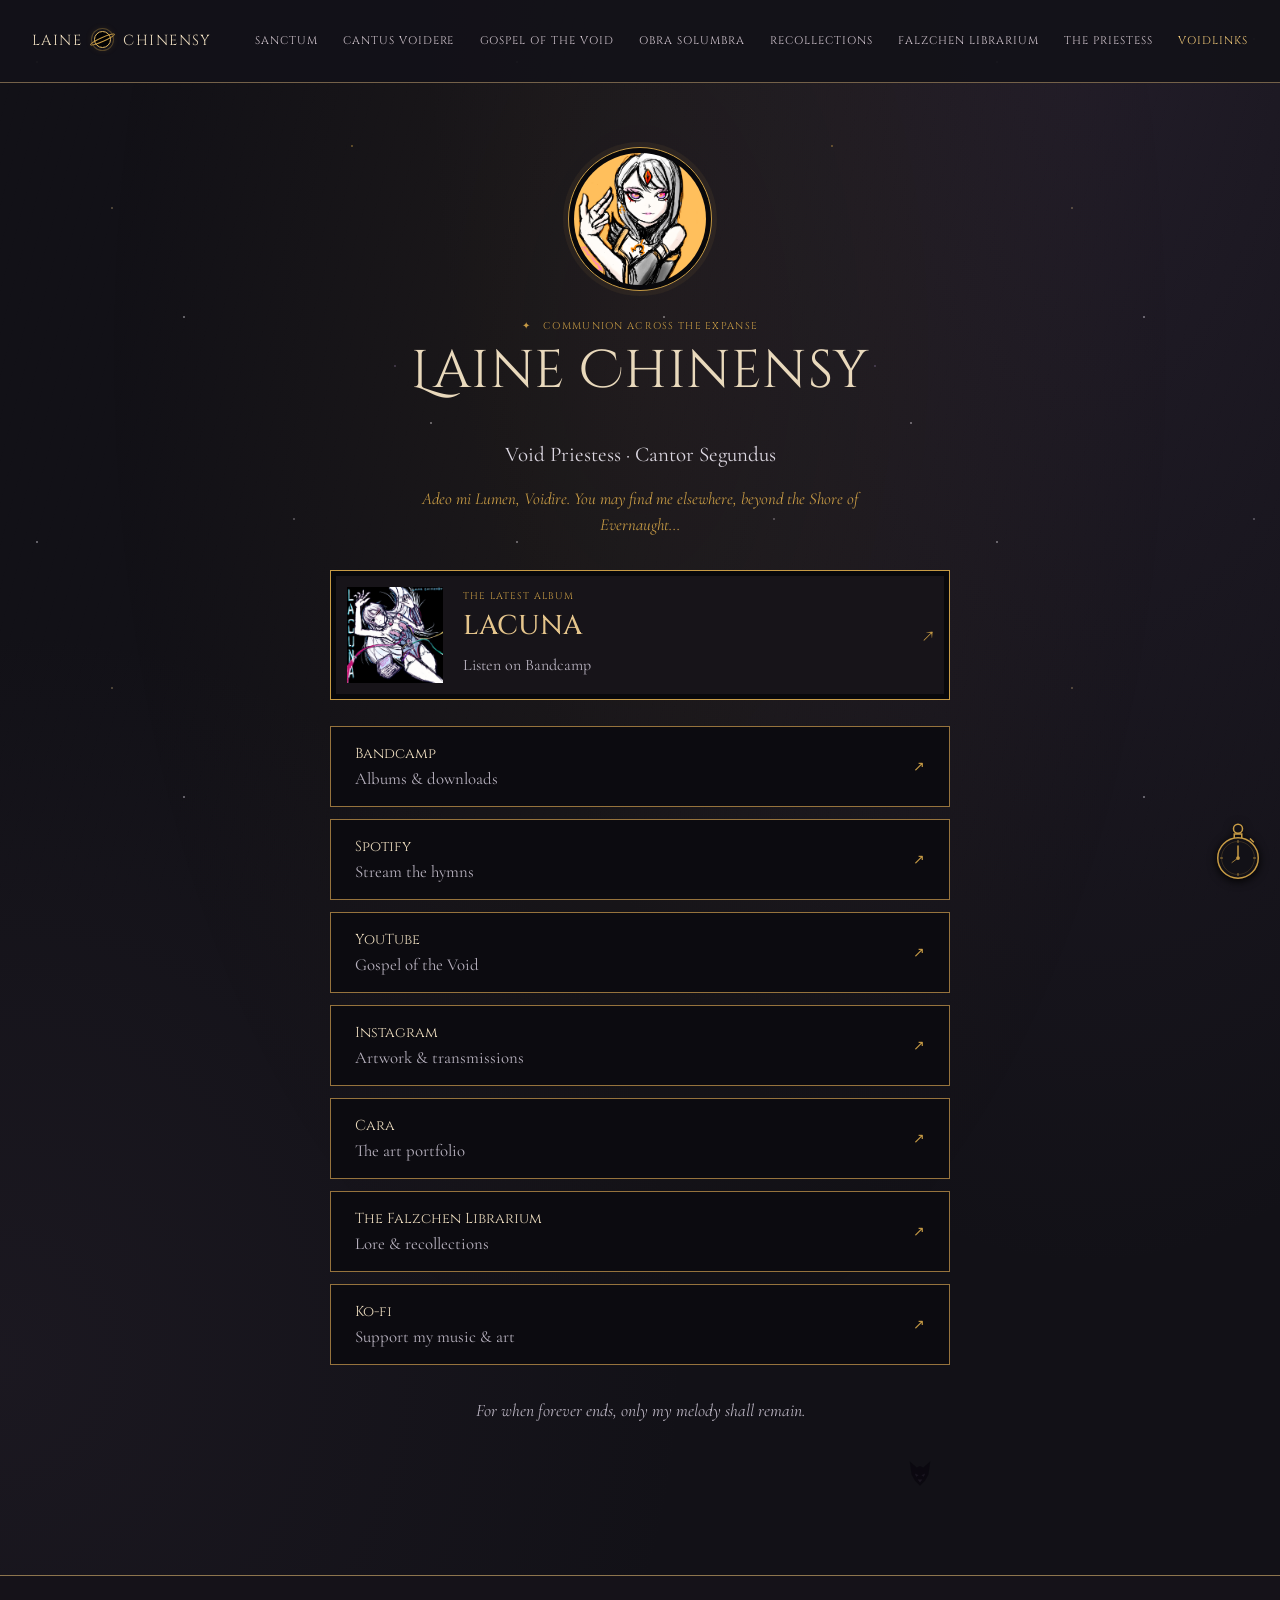
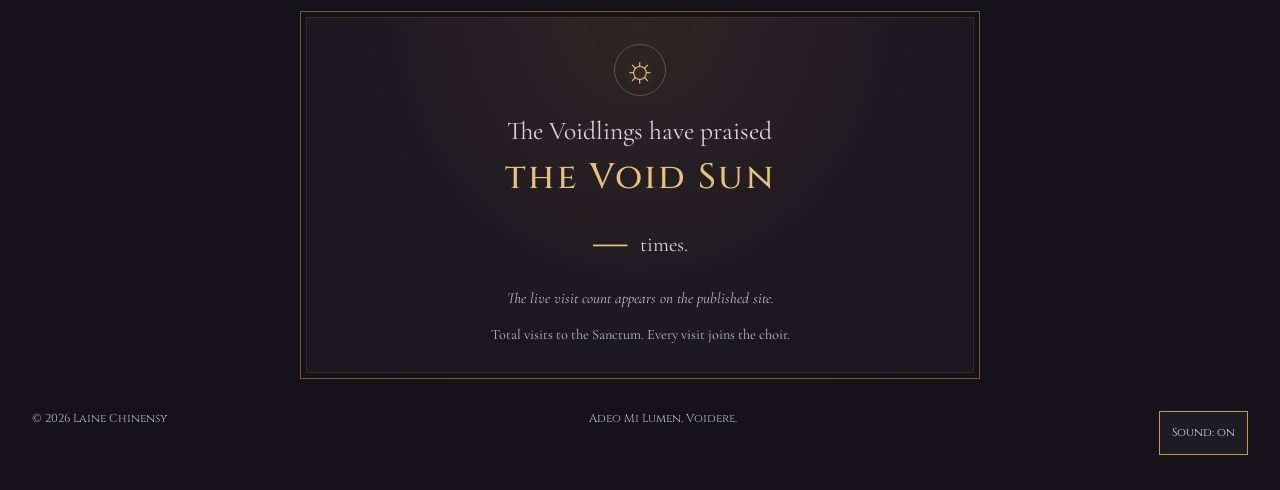
<file: connect.html>
<!doctype html>
<html lang="en">
<head>
    <meta charset="utf-8">
    <meta name="viewport" content="width=device-width,initial-scale=1">
    <meta name="theme-color" content="#121117">
    <meta name="description" content="Connect with Laine Chinensy across music, artwork, and the Falzchen universe.">
    <title>VOIDLINKS — Laine Chinensy</title>
    <link rel="stylesheet" href="css/style.css">
</head>
<body>
<header class="site-header">
        <nav class="container nav" aria-label="Main navigation"><a class="brand"
                href="index.html">LAINE<span class="brand-black-hole" aria-hidden="true"></span><span class="brand-name">CHINENSY</span></a><button class="menu-toggle" type="button"
                aria-expanded="false" aria-controls="nav-links">Menu</button>
            <div class="nav-links" id="nav-links"><a href="index.html">SANCTUM</a>
                    <a href="music.html">Cantus Voidere</a>
                    <a href="gospel.html">Gospel of the Void</a>
                    <a href="art.html">OBRA SOLUMBRA</a>
                    <a href="recollections.html">Recollections</a>
                    <a href="lore.html">Falzchen Librarium</a>
                    <a href="about.html">The Priestess</a>
                    <a href="connect.html" aria-current="page">VOIDLINKS</a></div>
        </nav>
    </header>
    <main class="connect-main">
        <div class="connect-hub">
            <header class="connect-identity">
                <img class="connect-avatar" src="images/Lainepersonav1.png" alt="Laine Chinensy, the Void Priestess" width="144" height="144">
                <p class="eyebrow">Communion across the expanse</p>
                <h1>Laine Chinensy</h1>
                <p>Void Priestess · Cantor Segundus</p>
                <p class="connect-invocation">Adeo mi Lumen, Voidire. You may find me elsewhere, beyond the Shore of Evernaught...</p>
            </header>
            <a class="connect-release" href="https://lainechinensy.bandcamp.com/album/lacuna">
                <img src="images/Lacuna_album_cover.png" alt="LACUNA album cover" width="96" height="96">
                <span><small>The latest album</small><strong>LACUNA</strong><span>Listen on Bandcamp</span></span>
                <span class="connect-arrow" aria-hidden="true">↗</span>
            </a>
            <nav class="connect-platforms" aria-label="Follow Laine Chinensy">
                <a href="https://lainechinensy.bandcamp.com/"><span>Bandcamp<small>Albums &amp; downloads</small></span><span aria-hidden="true">↗</span></a>
                <a href="https://open.spotify.com/artist/6jkrxuqBjJAed1HZ1YUdYw"><span>Spotify<small>Stream the hymns</small></span><span aria-hidden="true">↗</span></a>
                <a href="https://www.youtube.com/@lainechinensy"><span>YouTube<small>Gospel of the Void</small></span><span aria-hidden="true">↗</span></a>
                <a href="https://www.instagram.com/lainechinensy/"><span>Instagram<small>Artwork &amp; transmissions</small></span><span aria-hidden="true">↗</span></a>
                <a href="https://cara.app/lainechinensy/"><span>Cara<small>The art portfolio</small></span><span aria-hidden="true">↗</span></a>
                <a href="https://lainechinensy.github.io/falzchen/"><span>The Falzchen Librarium<small>Lore &amp; recollections</small></span><span aria-hidden="true">↗</span></a>
                <a href="https://ko-fi.com/lainechinensy"><span>Ko-fi<small>Support my music &amp; art</small></span><span aria-hidden="true">↗</span></a>
            </nav>
            <p class="connect-signoff">For when forever ends, only my melody shall remain.</p>
            <div class="kuromega-secret"><button class="kuromega-summon" type="button" data-kuromega-trigger aria-label="Summon Kuromega" title="Something waits in the dark">
                <svg viewBox="0 0 64 64" aria-hidden="true"><path d="M10 7 25 20 32 17 39 20 54 7 50 35 43 48 32 59 21 48 14 35Z" fill="currentColor"/><path d="m21 33 8 4-5 3m19-7-8 4 5 3M27 46h10l-5 6Z" fill="#211b27"/></svg>
            </button></div>
        </div>
    </main>
<footer class="site-footer">
        <div class="voidling-counter" data-voidling-counter>
            <span class="voidling-counter-seal" aria-hidden="true">&#9788;</span>
            <p class="voidling-counter-invocation">The Voidlings have praised<br><strong>the Void Sun</strong></p>
            <div class="voidling-counter-value" data-counter-value>
                <span class="voidling-counter-placeholder" data-counter-placeholder aria-hidden="true">&mdash;</span>
                <span class="voidling-counter-times">times.</span>
            </div>
            <p class="voidling-counter-status" data-counter-status role="status">The choir is gathering&hellip;</p>
            <p class="voidling-counter-note">Total visits to the Sanctum. Every visit joins the choir.</p>
            <noscript><p class="voidling-counter-note">Enable JavaScript to reveal the visit count.</p></noscript>
        </div>
        <div class="container footer-inner"><span>© <span data-year>2026</span> Laine Chinensy</span><span>Adeo Mi
                Lumen, Voidere.</span></div>
    </footer>
    <script src="js/main.js" defer></script>
</body>
</html>
</file>
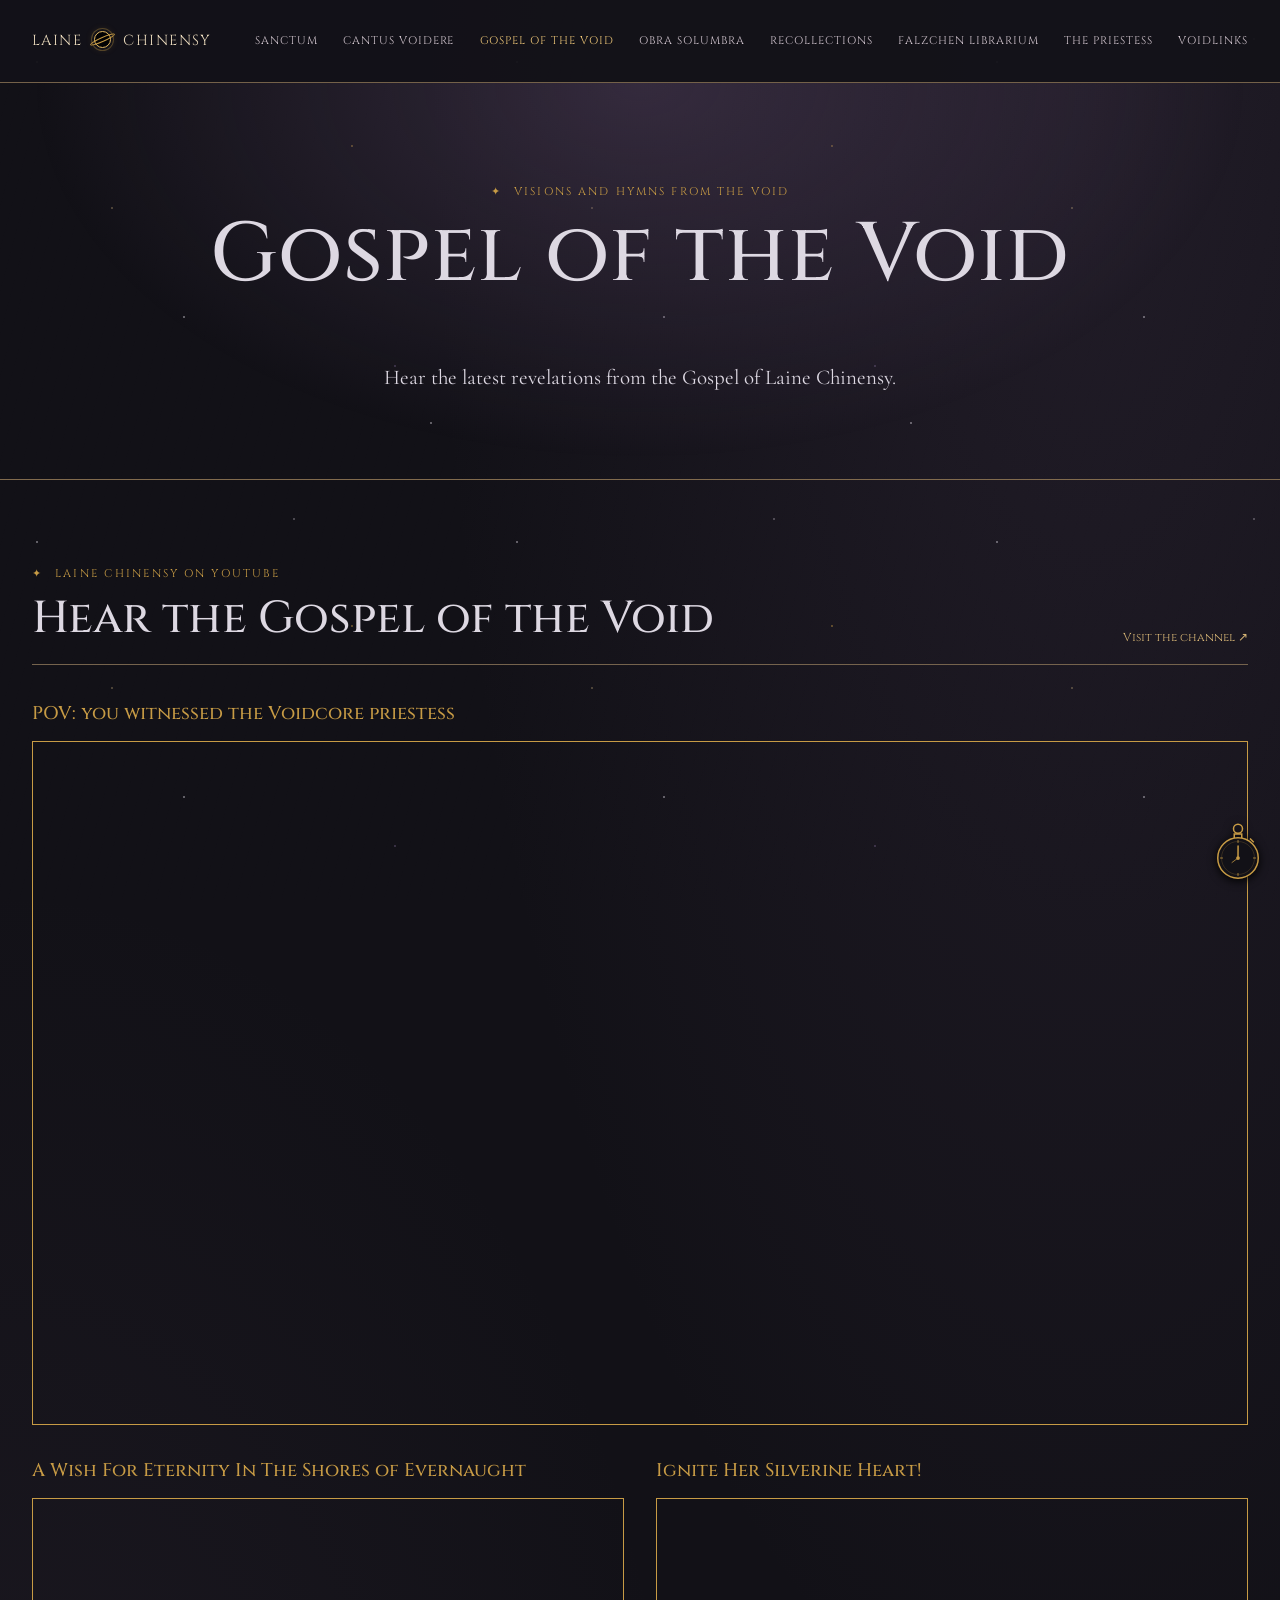
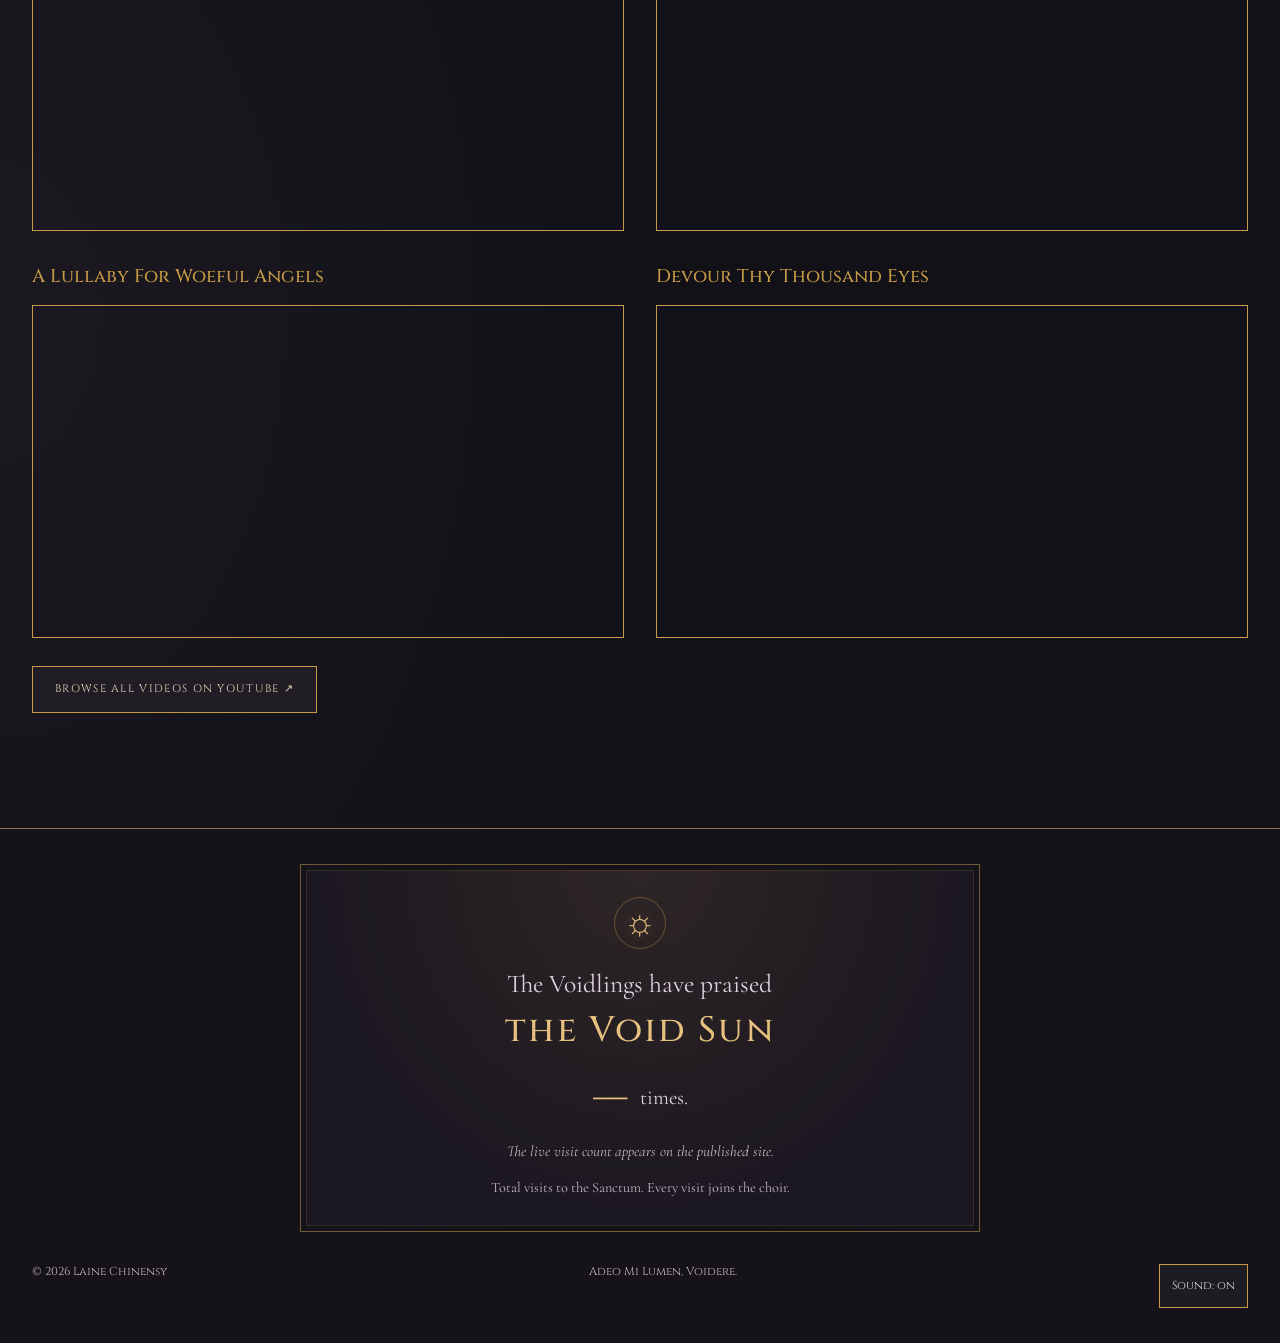
<file: gospel.html>
<!doctype html>
<html lang="en">
<head>
    <meta charset="utf-8">
    <meta name="viewport" content="width=device-width,initial-scale=1">
    <meta name="theme-color" content="#121117">
    <meta name="description" content="Watch Laine Chinensy's latest YouTube videos and music in Gospel of the Void.">
    <title>Gospel of the Void — Laine Chinensy</title>
    <link rel="stylesheet" href="css/style.css">
</head>
<body>
<header class="site-header">
        <nav class="container nav" aria-label="Main navigation"><a class="brand"
                href="index.html">LAINE<span class="brand-black-hole" aria-hidden="true"></span><span class="brand-name">CHINENSY</span></a><button class="menu-toggle" type="button"
                aria-expanded="false" aria-controls="nav-links">Menu</button>
            <div class="nav-links" id="nav-links"><a href="index.html">SANCTUM</a>
                    <a href="music.html">Cantus Voidere</a>
                    <a href="gospel.html" aria-current="page">Gospel of the Void</a>
                    <a href="art.html">OBRA SOLUMBRA</a>
                    <a href="recollections.html">Recollections</a>
                    <a href="lore.html">Falzchen Librarium</a>
                    <a href="about.html">The Priestess</a>
                    <a href="connect.html">VOIDLINKS</a></div>
        </nav>
    </header>
    <main>
        <section class="page-hero">
            <div class="container">
                <p class="eyebrow">Visions and hymns from the Void</p>
                <h1>Gospel of the Void</h1>
                <p>Hear the latest revelations from the Gospel of Laine Chinensy. </p>
            </div>
        </section>
        <section class="content">
            <div class="container">
                <div class="section-header">
                    <div>
                        <p class="eyebrow">Laine Chinensy on YouTube</p>
                        <h2>Hear the Gospel of the Void</h2>
                    </div>
                    <a class="section-link" href="https://www.youtube.com/@lainechinensy/videos">Visit the channel ↗</a>
                </div>
                <div class="gospel-video-grid">
                    <article class="gospel-video">
                        <h3>POV: you witnessed the Voidcore priestess</h3>
                        <iframe
                            style="display:block;width:100%;aspect-ratio:16/9;min-height:200px;border:1px solid var(--gold)"
                            src="https://www.youtube.com/embed/ID1aTR5fIEg"
                            title="POV: you witnessed the Voidcore priestess"
                            loading="lazy"
                            allow="accelerometer; autoplay; clipboard-write; encrypted-media; gyroscope; picture-in-picture; web-share"
                            referrerpolicy="strict-origin-when-cross-origin"
                            allowfullscreen>
                        </iframe>
                    </article>
                    <article class="gospel-video">
                        <h3>A Wish For Eternity In The Shores of Evernaught</h3>
                        <iframe
                            style="display:block;width:100%;aspect-ratio:16/9;min-height:200px;border:1px solid var(--gold)"
                            src="https://www.youtube.com/embed/ROLHpYHRm48"
                            title="A Wish For Eternity In The Shores of Evernaught"
                            loading="lazy"
                            allow="accelerometer; autoplay; clipboard-write; encrypted-media; gyroscope; picture-in-picture; web-share"
                            referrerpolicy="strict-origin-when-cross-origin"
                            allowfullscreen>
                        </iframe>
                    </article>
                    <article class="gospel-video">
                        <h3>Ignite Her Silverine Heart!</h3>
                        <iframe
                            style="display:block;width:100%;aspect-ratio:16/9;min-height:200px;border:1px solid var(--gold)"
                            src="https://www.youtube.com/embed/mF6jRrgwWa0"
                            title="Ignite Her Silverine Heart!"
                            loading="lazy"
                            allow="accelerometer; autoplay; clipboard-write; encrypted-media; gyroscope; picture-in-picture; web-share"
                            referrerpolicy="strict-origin-when-cross-origin"
                            allowfullscreen>
                        </iframe>
                    </article>
                    <article class="gospel-video">
                        <h3>A Lullaby For Woeful Angels</h3>
                        <iframe
                            style="display:block;width:100%;aspect-ratio:16/9;min-height:200px;border:1px solid var(--gold)"
                            src="https://www.youtube.com/embed/lNb-EfglE1E"
                            title="A Lullaby For Woeful Angels"
                            loading="lazy"
                            allow="accelerometer; autoplay; clipboard-write; encrypted-media; gyroscope; picture-in-picture; web-share"
                            referrerpolicy="strict-origin-when-cross-origin"
                            allowfullscreen>
                        </iframe>
                    </article>
                    <article class="gospel-video">
                        <h3>Devour Thy Thousand Eyes</h3>
                        <iframe
                            style="display:block;width:100%;aspect-ratio:16/9;min-height:200px;border:1px solid var(--gold)"
                            src="https://www.youtube.com/embed/nBmT4upJoD4"
                            title="Devour Thy Thousand Eyes"
                            loading="lazy"
                            allow="accelerometer; autoplay; clipboard-write; encrypted-media; gyroscope; picture-in-picture; web-share"
                            referrerpolicy="strict-origin-when-cross-origin"
                            allowfullscreen>
                        </iframe>
                    </article>
                </div>
                <div class="actions"><a class="btn" href="https://www.youtube.com/@lainechinensy/videos">Browse all videos on YouTube ↗</a></div>
            </div>
        </section>
    </main>
<footer class="site-footer">
        <div class="voidling-counter" data-voidling-counter>
            <span class="voidling-counter-seal" aria-hidden="true">&#9788;</span>
            <p class="voidling-counter-invocation">The Voidlings have praised<br><strong>the Void Sun</strong></p>
            <div class="voidling-counter-value" data-counter-value>
                <span class="voidling-counter-placeholder" data-counter-placeholder aria-hidden="true">&mdash;</span>
                <span class="voidling-counter-times">times.</span>
            </div>
            <p class="voidling-counter-status" data-counter-status role="status">The choir is gathering&hellip;</p>
            <p class="voidling-counter-note">Total visits to the Sanctum. Every visit joins the choir.</p>
            <noscript><p class="voidling-counter-note">Enable JavaScript to reveal the visit count.</p></noscript>
        </div>
        <div class="container footer-inner"><span>© <span data-year>2026</span> Laine Chinensy</span><span>Adeo Mi
                Lumen, Voidere.</span></div>
    </footer>
    <script src="js/main.js" defer></script>
</body>
</html>
</file>
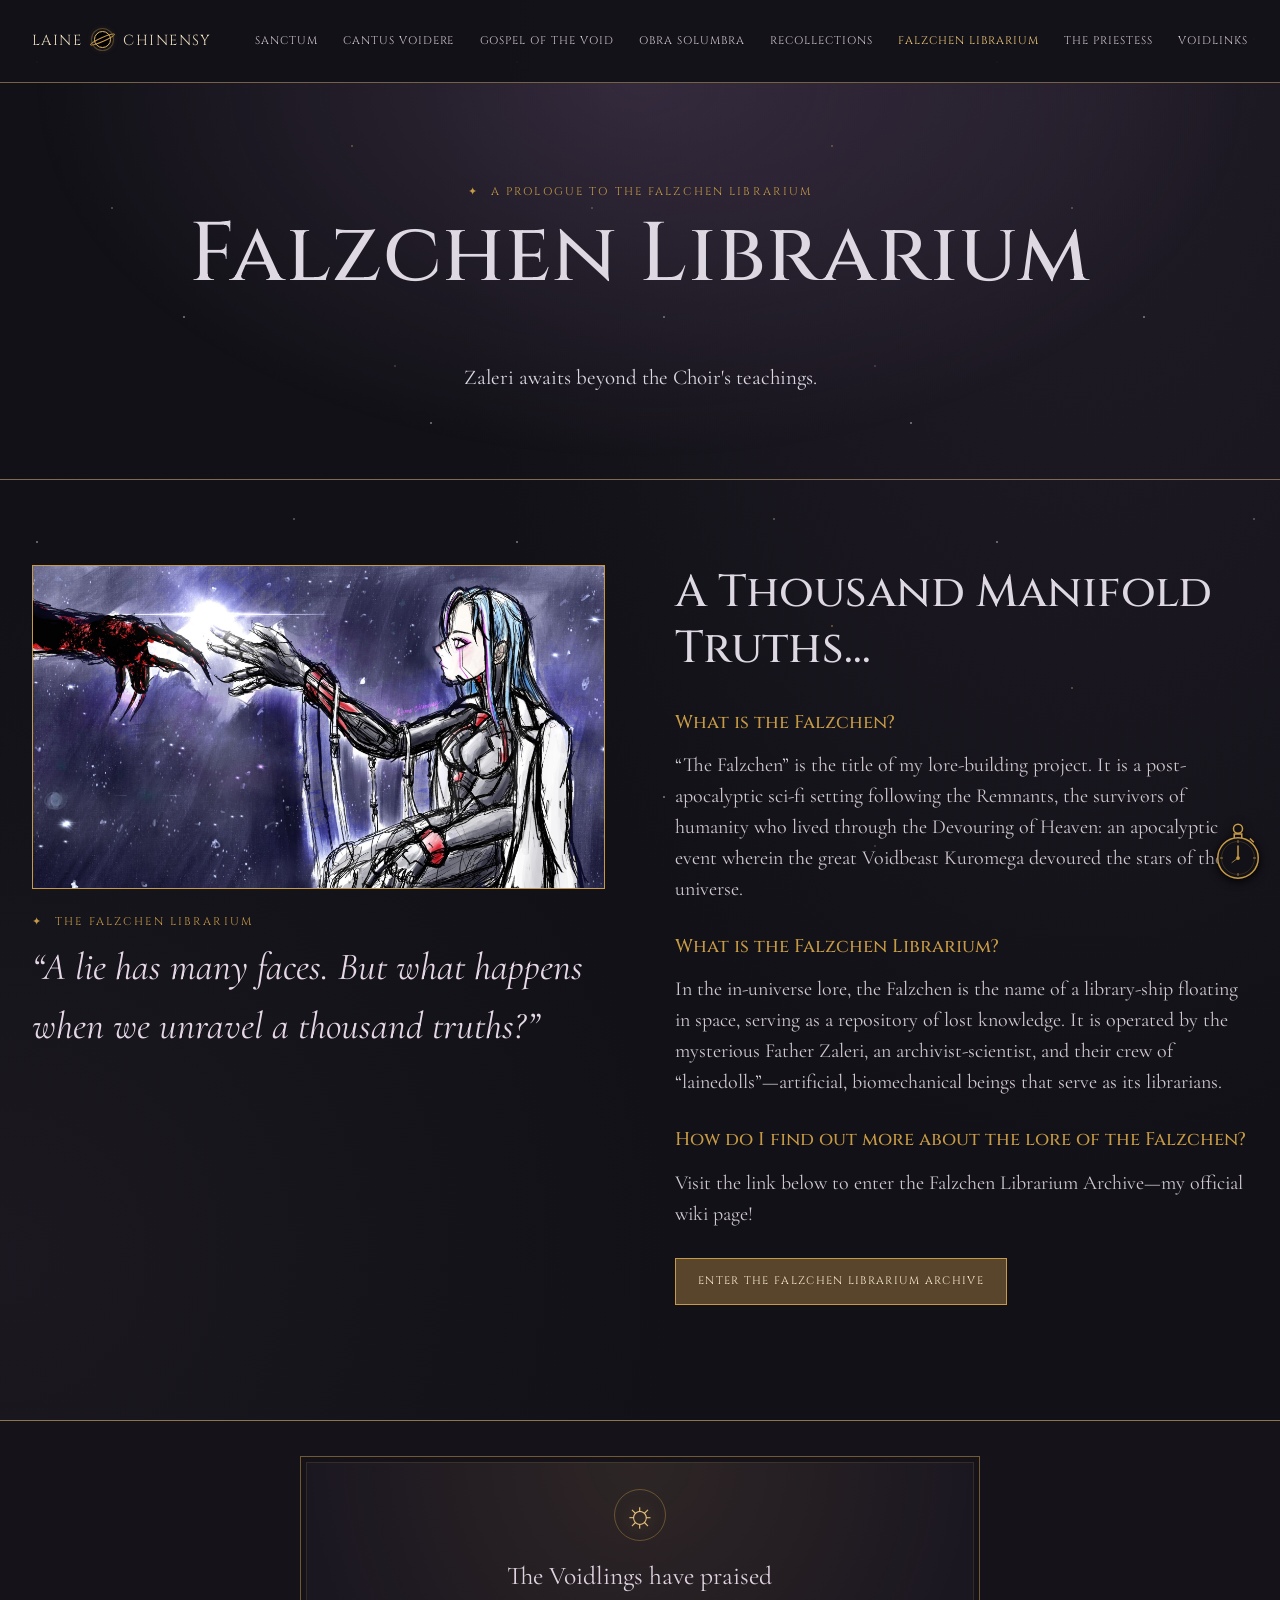
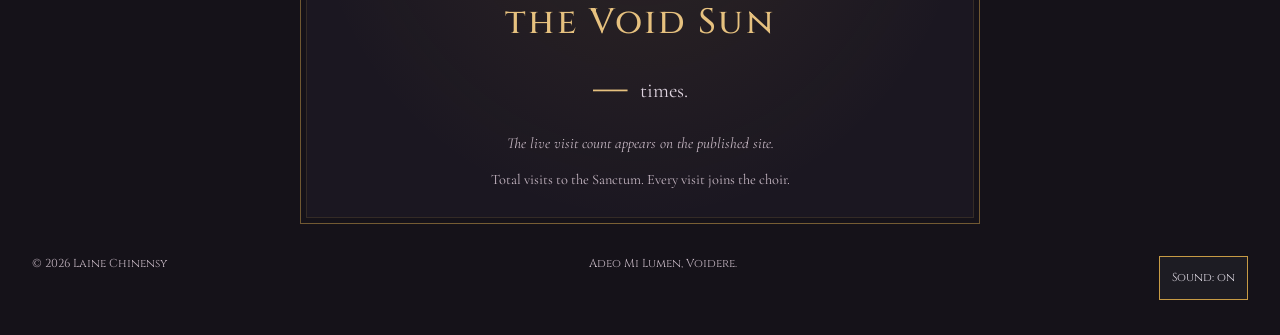
<file: lore.html>
<!doctype html>
<html lang="en">
<head>
    <meta charset="utf-8">
    <meta name="viewport" content="width=device-width,initial-scale=1">
    <meta name="theme-color" content="#121117">
    <meta name="description" content="A prologue to the Falzchen Librarium and the heretic Scribe-Scryer Zaleri.">
    <title>Falzchen Librarium</title>
    <link rel="stylesheet" href="css/style.css">
</head>
<body>
    <header class="site-header">
        <nav class="container nav" aria-label="Main navigation"><a class="brand"
                href="index.html">LAINE<span class="brand-black-hole" aria-hidden="true"></span><span class="brand-name">CHINENSY</span></a><button class="menu-toggle" type="button"
                aria-expanded="false" aria-controls="nav-links">Menu</button>
            <div class="nav-links" id="nav-links"><a href="index.html">SANCTUM</a>
                    <a href="music.html">Cantus Voidere</a>
                    <a href="gospel.html">Gospel of the Void</a>
                    <a href="art.html">OBRA SOLUMBRA</a>
                    <a href="recollections.html">Recollections</a>
                    <a href="lore.html" aria-current="page">Falzchen Librarium</a>
                    <a href="about.html">The Priestess</a>
                    <a href="connect.html">VOIDLINKS</a></div>
        </nav>
    </header>
    <main>
        <section class="page-hero">
            <div class="container">
                <p class="eyebrow">A prologue to the Falzchen Librarium</p>
                <h1>Falzchen Librarium</h1>
                <p>Zaleri awaits beyond the Choir's teachings.</p>
            </div>
        </section>
        <section class="content">
            <div class="container split">
                <div>
                    <img class="heretic-lich-artwork" src="images/Zaleri_divinity_v1%201_QUARTZ.jpg"
                        alt="Zaleri reaching toward a shadowy clawed hand beneath a star-filled sky"
                        width="2236" height="1258" fetchpriority="high" decoding="async">
                    <p class="eyebrow">The Falzchen Librarium</p>
                    <p class="quote">“A lie has many faces. But what happens when we unravel a thousand truths?”</p>
                </div>
                <div class="lore-faq">
                    <h2>A Thousand Manifold Truths...</h2>
                    <h3>What is the Falzchen?</h3>
                    <p class="prose">“The Falzchen” is the title of my lore-building project. It is a post-apocalyptic sci-fi setting following the Remnants, the survivors of humanity who lived through the Devouring of Heaven: an apocalyptic event wherein the great Voidbeast Kuromega devoured the stars of the universe.</p>
                    <h3>What is the Falzchen Librarium?</h3>
                    <p class="prose">In the in-universe lore, the Falzchen is the name of a library-ship floating in space, serving as a repository of lost knowledge. It is operated by the mysterious Father Zaleri, an archivist-scientist, and their crew of “lainedolls”—artificial, biomechanical beings that serve as its librarians.</p>
                    <h3>How do I find out more about the lore of the Falzchen?</h3>
                    <p class="prose">Visit the link below to enter the Falzchen Librarium Archive—my official wiki page!</p>
                    <div class="actions"><a class="btn primary" href="https://lainechinensy.github.io/falzchen/">Enter the Falzchen Librarium Archive</a></div>
                </div>
            </div>
        </section>
    </main>
    <footer class="site-footer">
        <div class="voidling-counter" data-voidling-counter>
            <span class="voidling-counter-seal" aria-hidden="true">&#9788;</span>
            <p class="voidling-counter-invocation">The Voidlings have praised<br><strong>the Void Sun</strong></p>
            <div class="voidling-counter-value" data-counter-value>
                <span class="voidling-counter-placeholder" data-counter-placeholder aria-hidden="true">&mdash;</span>
                <span class="voidling-counter-times">times.</span>
            </div>
            <p class="voidling-counter-status" data-counter-status role="status">The choir is gathering&hellip;</p>
            <p class="voidling-counter-note">Total visits to the Sanctum. Every visit joins the choir.</p>
            <noscript><p class="voidling-counter-note">Enable JavaScript to reveal the visit count.</p></noscript>
        </div>
        <div class="container footer-inner"><span>© <span data-year>2026</span> Laine Chinensy</span><span>Adeo Mi
                Lumen, Voidere.</span></div>
    </footer>
    <script src="js/main.js" defer></script>
</body>
</html>
</file>
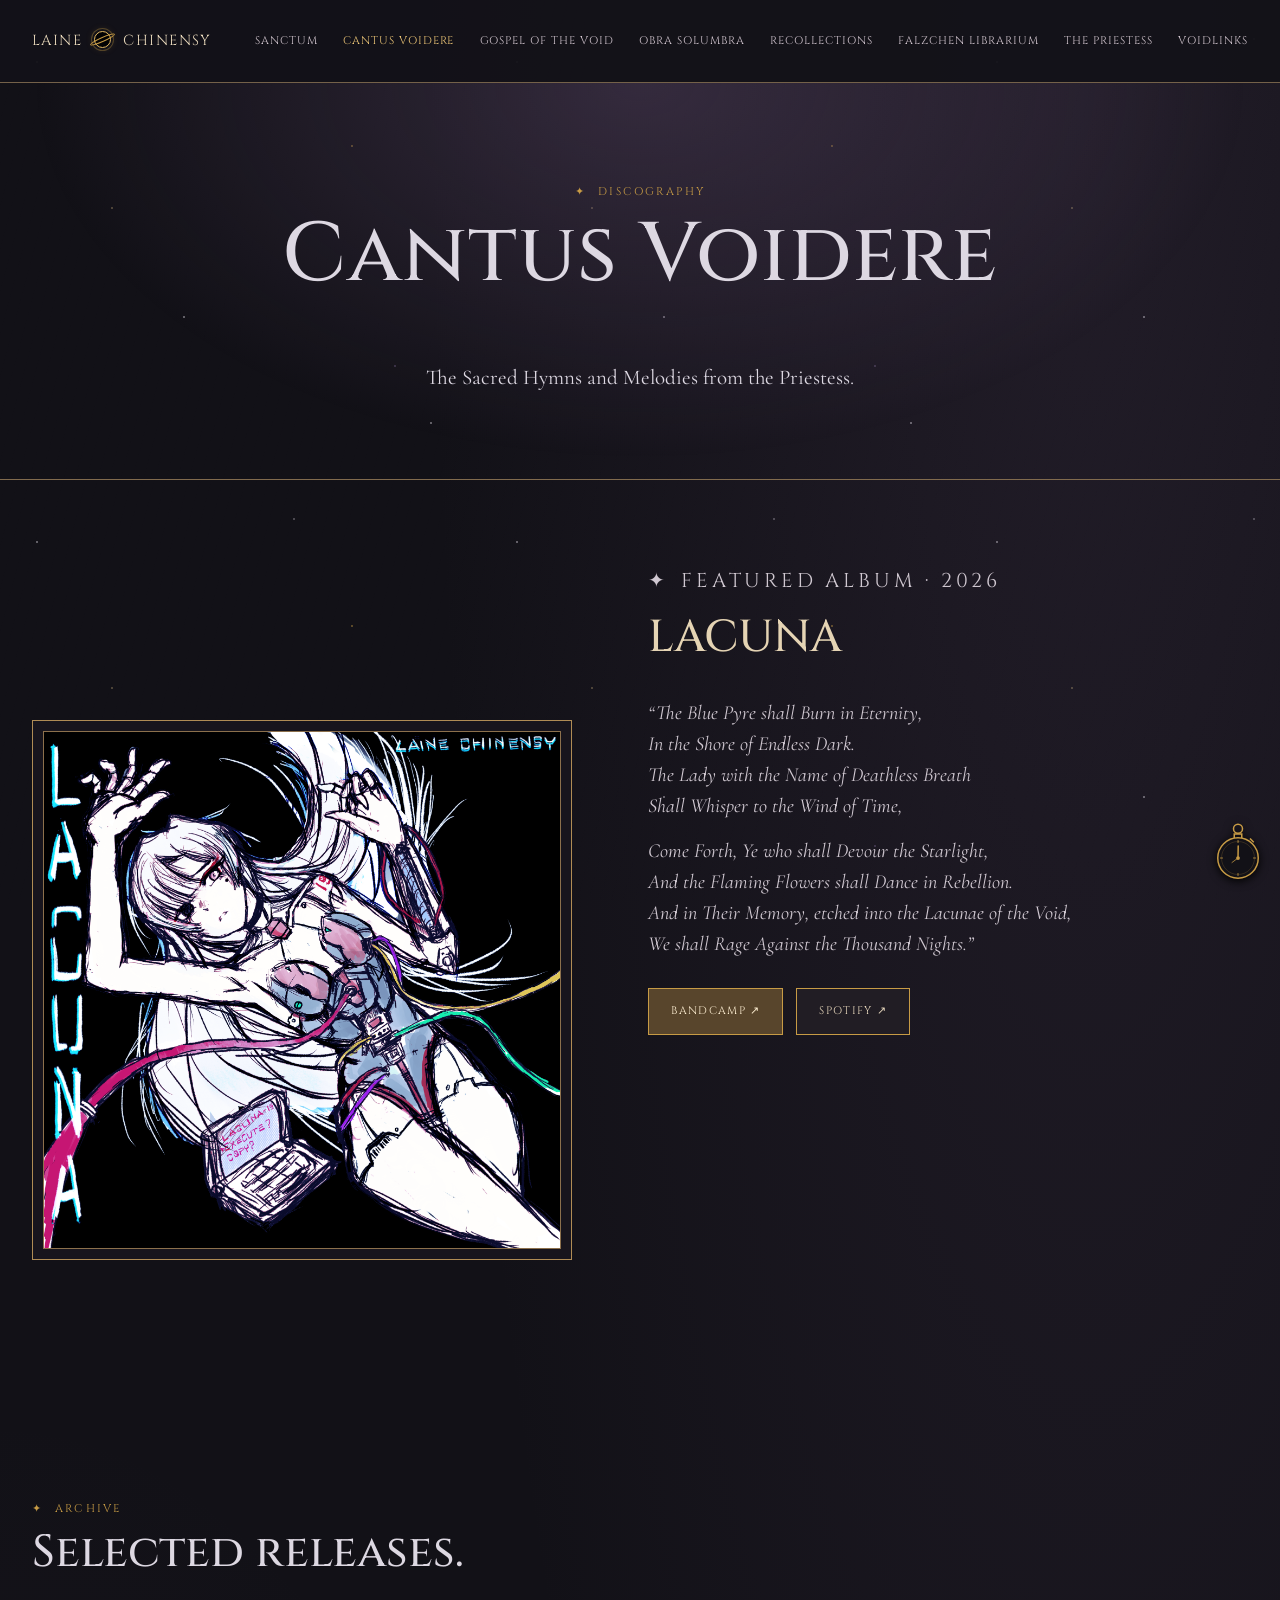
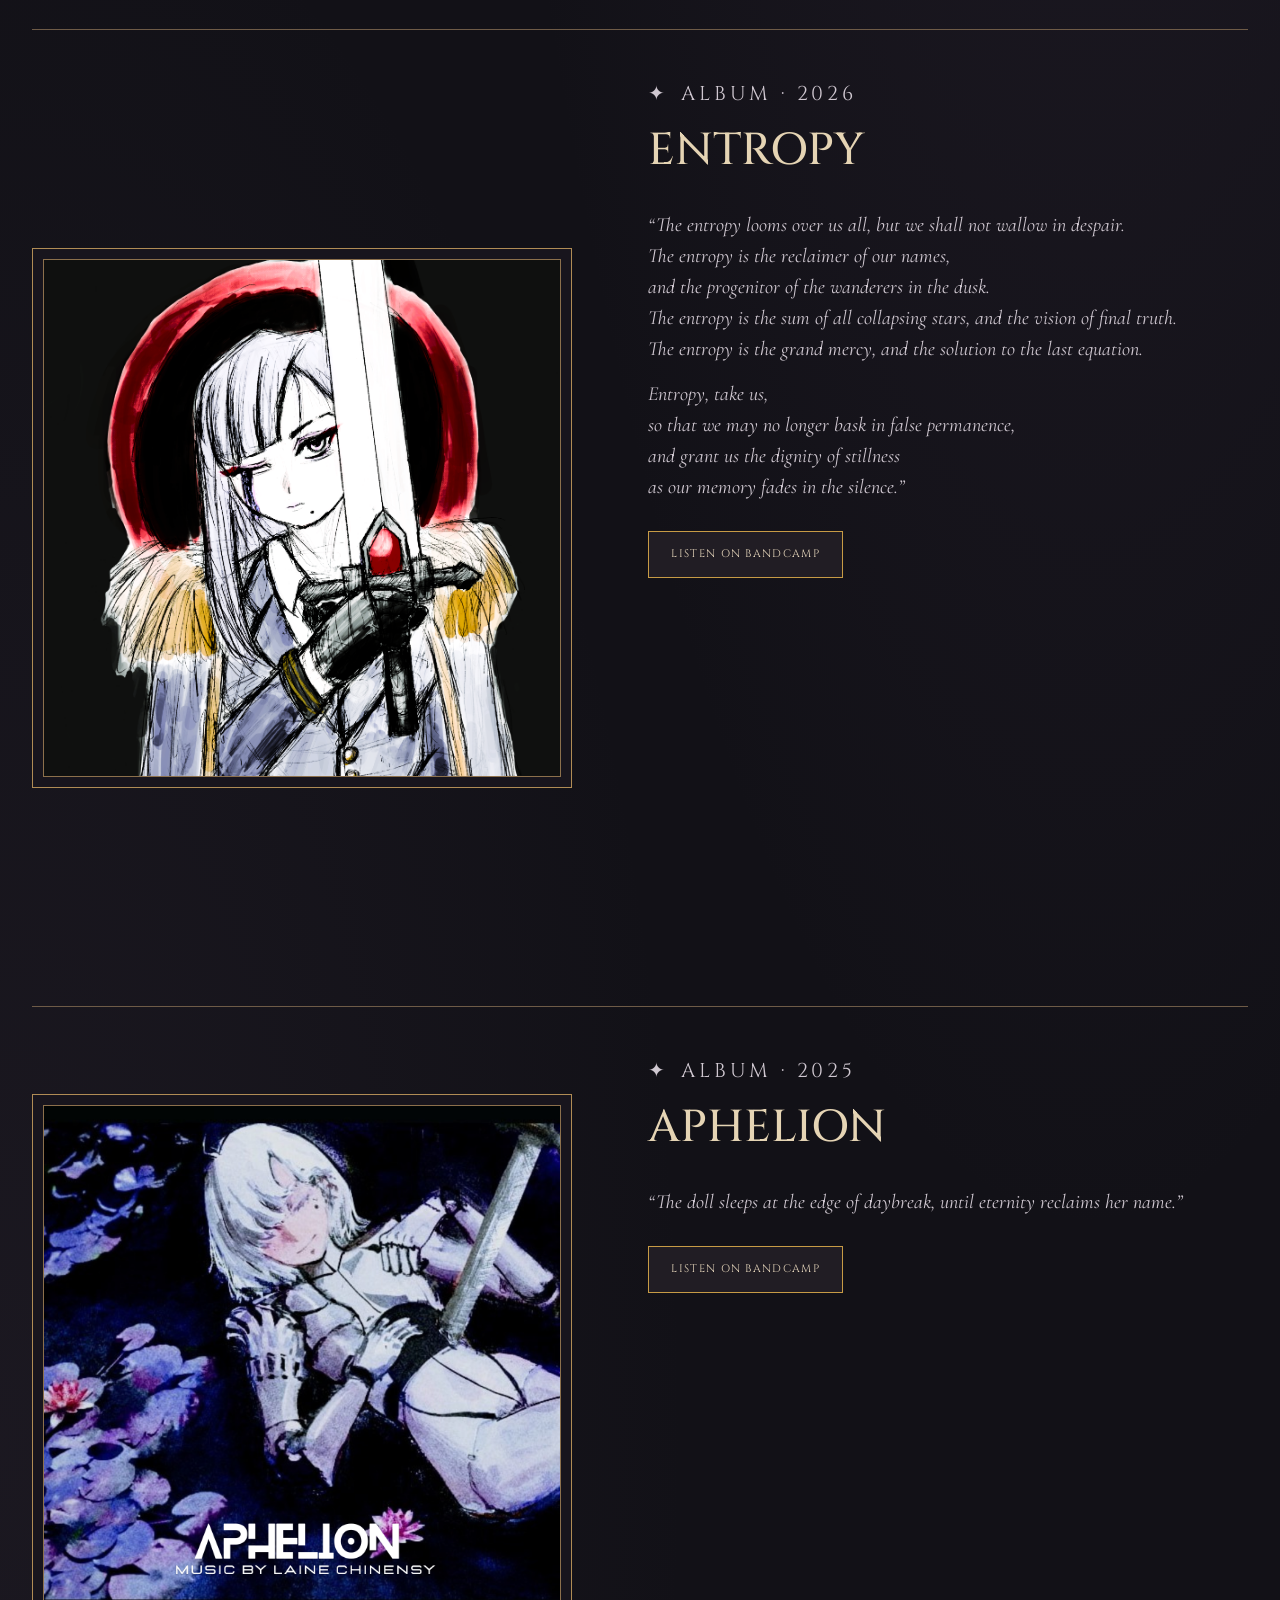
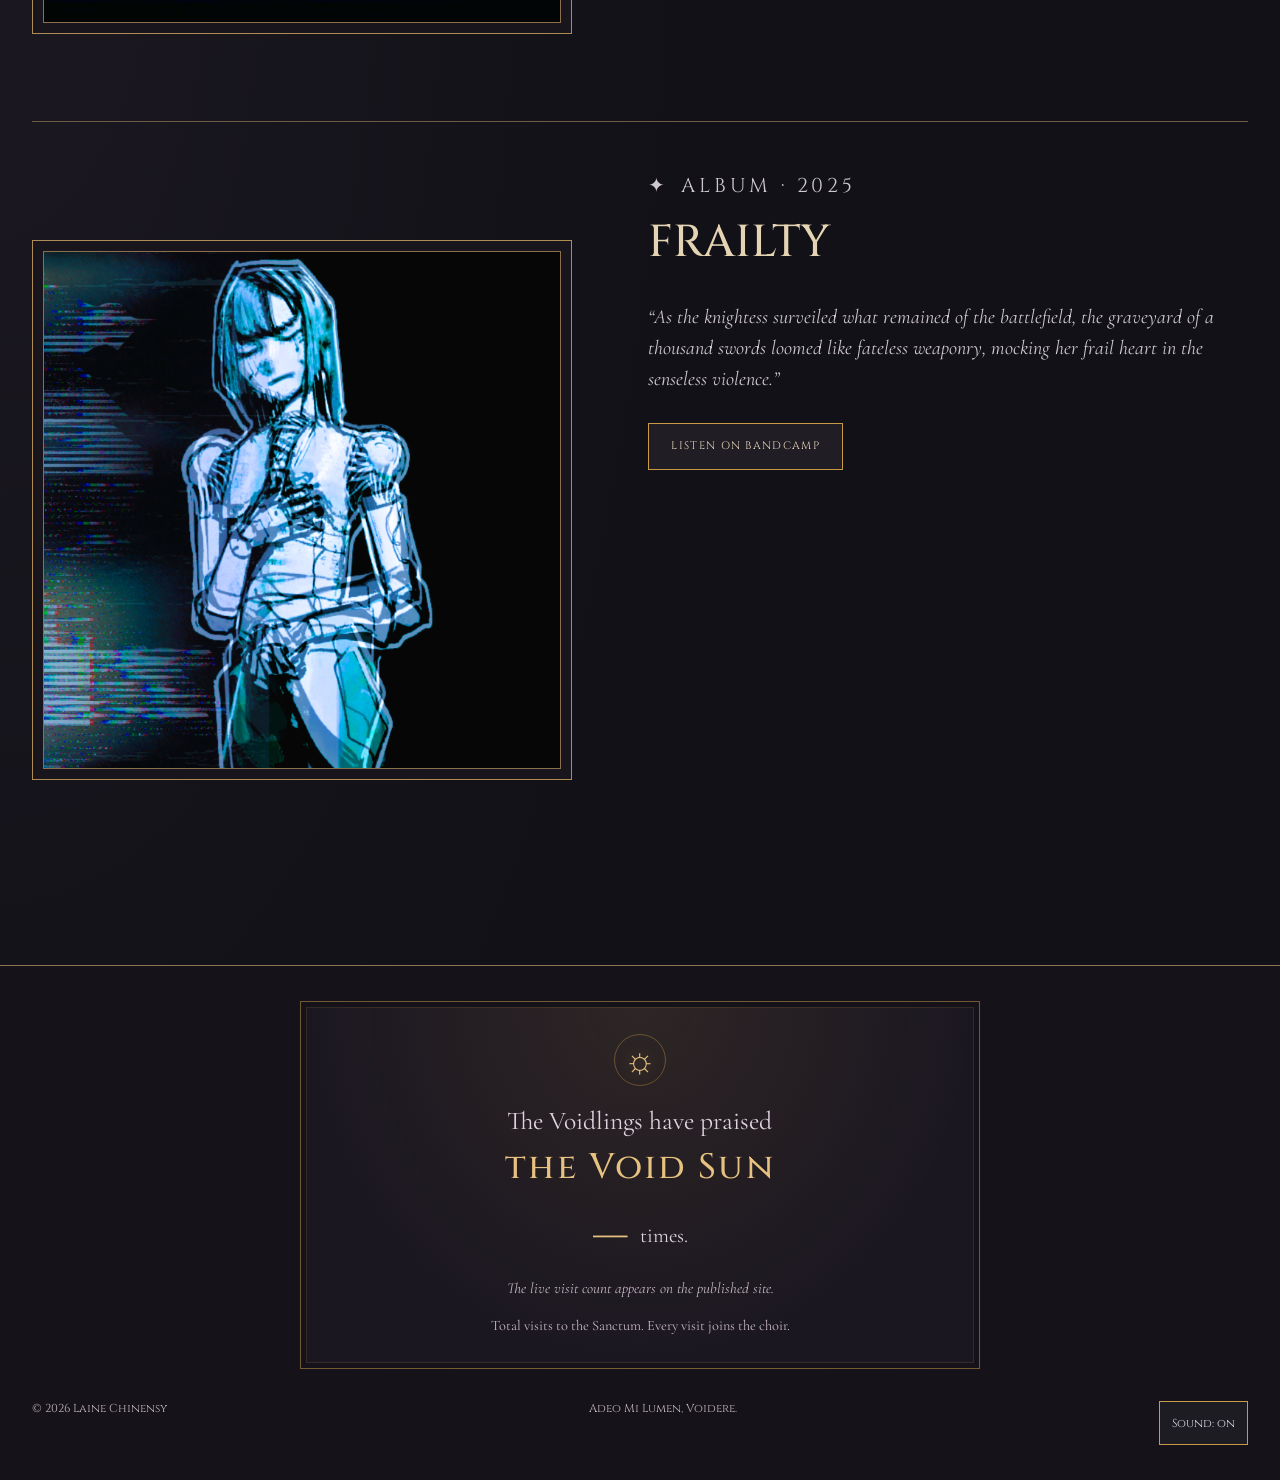
<file: music.html>
<!doctype html>
<html lang="en">

<head>
    <meta charset="utf-8">
    <meta name="viewport" content="width=device-width,initial-scale=1">
    <meta name="theme-color" content="#121117">
    <meta name="description" content="Music and discography of Laine Chinensy.">
    <title>Cantus Voidere — Laine Chinensy</title>
    <link rel="stylesheet" href="css/style.css">
</head>

<body>
    <header class="site-header">
        <nav class="container nav" aria-label="Main navigation"><a class="brand"
                href="index.html">LAINE<span class="brand-black-hole" aria-hidden="true"></span><span class="brand-name">CHINENSY</span></a><button class="menu-toggle" type="button"
                aria-expanded="false" aria-controls="nav-links">Menu</button>
            <div class="nav-links" id="nav-links"><a href="index.html">SANCTUM</a>
                    <a href="music.html" aria-current="page">Cantus Voidere</a>
                    <a href="gospel.html">Gospel of the Void</a>
                    <a href="art.html">OBRA SOLUMBRA</a>
                    <a href="recollections.html">Recollections</a>
                    <a href="lore.html">Falzchen Librarium</a>
                    <a href="about.html">The Priestess</a>
                    <a href="connect.html">VOIDLINKS</a></div>
        </nav>
    </header>
    <main>
        <section class="page-hero">
            <div class="container">
                <p class="eyebrow">Discography</p>
                <h1>Cantus Voidere</h1>
                <p>The Sacred Hymns and Melodies from the Priestess.</p>
            </div>
        </section>
        <section class="content">
            <div class="container">
                <div class="feature" id="featured-album">
                    <div class="cover cover-artwork">
                        <img src="images/Lacuna_album_cover.png" alt="LACUNA album artwork" loading="lazy">
                    </div>
                    <div class="feature-copy">
                        <p class="eyebrow">Featured album · 2026</p>
                        <h2>LACUNA</h2>
                        <p><em>
                            “The Blue Pyre shall Burn in Eternity,<br>
                            In the Shore of Endless Dark.<br>
                            The Lady with the Name of Deathless Breath<br>
                            Shall Whisper to the Wind of Time,
                        </em></p>
                        <p><em>
                            Come Forth, Ye who shall Devour the Starlight,<br>
                            And the Flaming Flowers shall Dance in Rebellion.<br>
                            And in Their Memory, etched into the Lacunae of the Void,<br>
                            We shall Rage Against the Thousand Nights.”
                        </em></p>
                        <div class="actions"><a class="btn primary" href="https://lainechinensy.bandcamp.com/album/lacuna" target="_blank"
                                rel="noopener noreferrer">Bandcamp ↗</a><a class="btn" href="https://open.spotify.com/album/4NeYio6qUhEXkn1JJNkmY3"
                                target="_blank" rel="noopener noreferrer">Spotify ↗</a></div>
                        <iframe
                        data-testid="embed-iframe"
                        style="display:block;width:100%;margin-top:28px;border:0;border-radius:12px"
                        src="https://open.spotify.com/embed/album/4NeYio6qUhEXkn1JJNkmY3?utm_source=generator&amp;theme=0&amp;si=24e04e067c2144c2"
                        title="LACUNA by Laine Chinensy on Spotify"
                        width="100%"
                        height="352"
                        allowfullscreen
                        allow="autoplay; clipboard-write; encrypted-media; fullscreen; picture-in-picture"
                        loading="lazy">
                    </iframe>
                    </div>
                </div>
                <div style="margin-top:85px">
                    <p class="eyebrow">Archive</p>
                    <h2>Selected releases.</h2>
                    <section class="feature album-release" aria-labelledby="album-entropy">
                        <div class="cover cover-artwork">
                            <img src="images/ENTROPY%20ALBUM%20COVER.png" alt="ENTROPY album artwork" loading="lazy">
                        </div>
                        <div class="feature-copy">
                            <p class="eyebrow">Album · 2026</p>
                            <h2 id="album-entropy">ENTROPY</h2>
                            <p><em>
                                “The entropy looms over us all, but we shall not wallow in despair.<br>
                                The entropy is the reclaimer of our names,<br>
                                and the progenitor of the wanderers in the dusk.<br>
                                The entropy is the sum of all collapsing stars, and the vision of final truth.<br>
                                The entropy is the grand mercy, and the solution to the last equation.
                            </em></p>
                            <p><em>
                                Entropy, take us,<br>
                                so that we may no longer bask in false permanence,<br>
                                and grant us the dignity of stillness<br>
                                as our memory fades in the silence.”
                            </em></p>
                            <div class="actions"><a class="btn" href="https://lainechinensy.bandcamp.com/album/entropy">Listen on Bandcamp</a></div>
                            <iframe
                                data-testid="embed-iframe"
                                style="display:block;width:100%;margin-top:28px;border:0;border-radius:12px"
                                src="https://open.spotify.com/embed/album/3eicpZGgzTqTa3CcfAVTjH?utm_source=generator&amp;theme=0&amp;si=781dc50992b449fb"
                                title="ENTROPY by Laine Chinensy on Spotify"
                                width="100%"
                                height="352"
                                allowfullscreen
                                allow="autoplay; clipboard-write; encrypted-media; fullscreen; picture-in-picture"
                                loading="lazy">
                            </iframe>
                        </div>
                    </section>
                    <section class="feature album-release" aria-labelledby="album-aphelion">
                        <div class="cover cover-artwork">
                            <img src="images/APHELION%20ALBUM%20COVER.png" alt="APHELION album artwork" loading="lazy">
                        </div>
                        <div class="feature-copy">
                            <p class="eyebrow">Album · 2025</p>
                            <h2 id="album-aphelion">APHELION</h2>
                            <p><em>“The doll sleeps at the edge of daybreak, until eternity reclaims her name.”</em></p>
                            <div class="actions"><a class="btn" href="https://lainechinensy.bandcamp.com/album/aphelion">Listen on Bandcamp</a></div>
                            <iframe
                                data-testid="embed-iframe"
                                style="display:block;width:100%;margin-top:28px;border:0;border-radius:12px"
                                src="https://open.spotify.com/embed/album/4KZmIBUlBnUV3tw10b9CJ2?utm_source=generator&amp;theme=0&amp;si=06e6d9805fa3498d"
                                title="APHELION by Laine Chinensy on Spotify"
                                width="100%"
                                height="352"
                                allowfullscreen
                                allow="autoplay; clipboard-write; encrypted-media; fullscreen; picture-in-picture"
                                loading="lazy">
                            </iframe>
                        </div>
                    </section>
                    <section class="feature album-release" aria-labelledby="album-frailty">
                        <div class="cover cover-artwork">
                            <img src="images/FRAILTY%20ALBUM%20COVER.png" alt="FRAILTY album artwork" loading="lazy">
                        </div>
                        <div class="feature-copy">
                            <p class="eyebrow">Album · 2025</p>
                            <h2 id="album-frailty">FRAILTY</h2>
                            <p><em>“As the knightess surveiled what remained of the battlefield, the graveyard of a thousand swords loomed like fateless weaponry, mocking her frail heart in the senseless violence.”</em></p>
                            <div class="actions"><a class="btn" href="https://lainechinensy.bandcamp.com/album/frailty">Listen on Bandcamp</a></div>
                            <iframe
                                data-testid="embed-iframe"
                                style="display:block;width:100%;margin-top:28px;border:0;border-radius:12px"
                                src="https://open.spotify.com/embed/album/65AmtHJEq6Y6UlIuSz3n4T?utm_source=generator&amp;theme=0&amp;si=c6540c9b1d294c47"
                                title="FRAILTY by Laine Chinensy on Spotify"
                                width="100%"
                                height="352"
                                allowfullscreen
                                allow="autoplay; clipboard-write; encrypted-media; fullscreen; picture-in-picture"
                                loading="lazy">
                            </iframe>
                        </div>
                    </section>
                </div>
            </div>
        </section>
    </main>
    <footer class="site-footer">
        <div class="voidling-counter" data-voidling-counter>
            <span class="voidling-counter-seal" aria-hidden="true">&#9788;</span>
            <p class="voidling-counter-invocation">The Voidlings have praised<br><strong>the Void Sun</strong></p>
            <div class="voidling-counter-value" data-counter-value>
                <span class="voidling-counter-placeholder" data-counter-placeholder aria-hidden="true">&mdash;</span>
                <span class="voidling-counter-times">times.</span>
            </div>
            <p class="voidling-counter-status" data-counter-status role="status">The choir is gathering&hellip;</p>
            <p class="voidling-counter-note">Total visits to the Sanctum. Every visit joins the choir.</p>
            <noscript><p class="voidling-counter-note">Enable JavaScript to reveal the visit count.</p></noscript>
        </div>
        <div class="container footer-inner"><span>© <span data-year>2026</span> Laine Chinensy</span><span>Adeo Mi
                Lumen, Voidere.</span></div>
    </footer>
    <script src="js/main.js" defer></script>
</body>

</html>
</file>
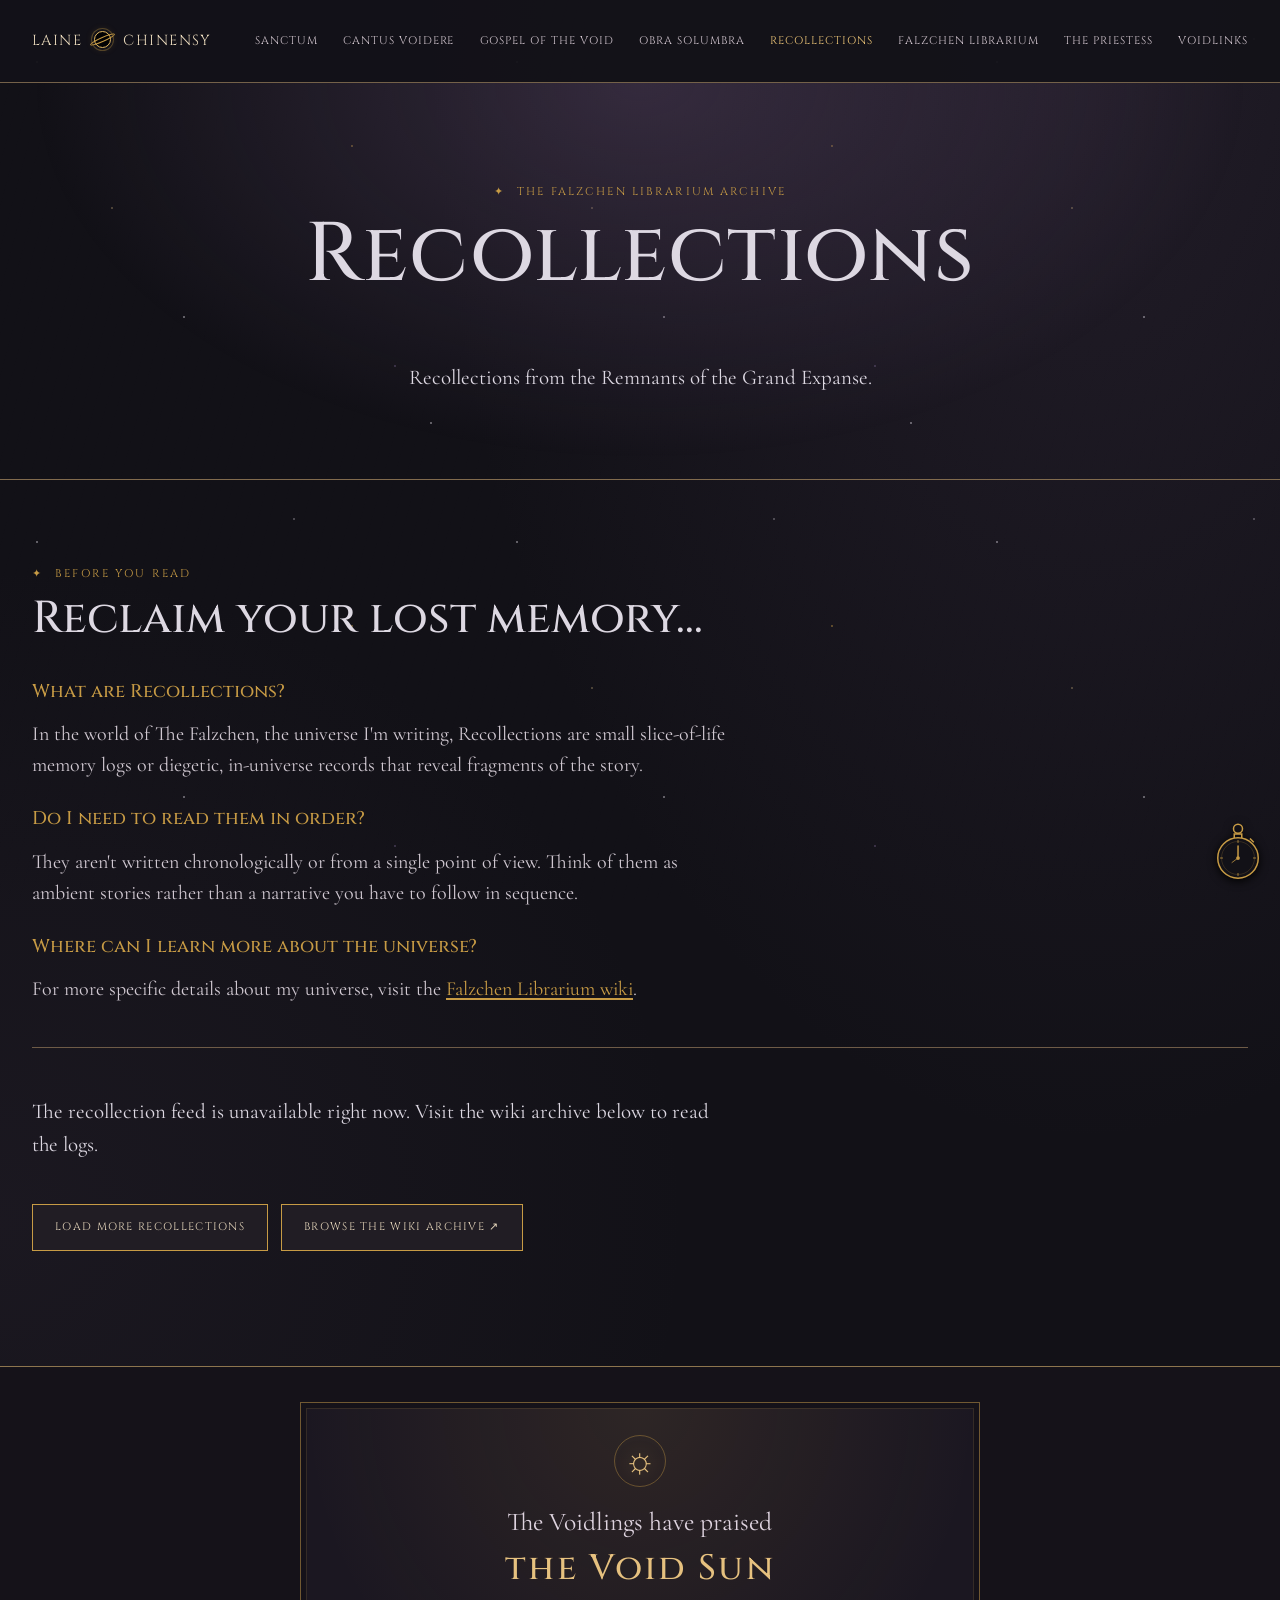
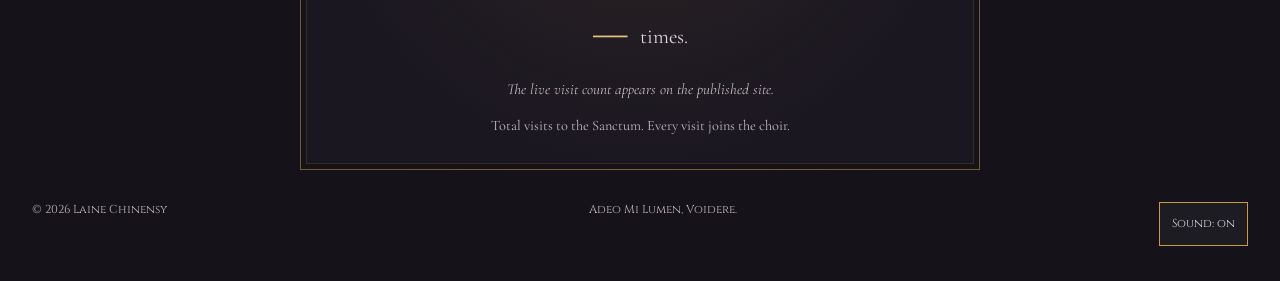
<file: recollections.html>
<!doctype html>
<html lang="en">
<head>
    <meta charset="utf-8">
    <meta name="viewport" content="width=device-width,initial-scale=1">
    <meta name="theme-color" content="#121117">
    <meta name="description" content="Recollection logs, stories, and artwork from the Falzchen Librarium Archive.">
    <title>Recollections — Laine Chinensy</title>
    <link rel="stylesheet" href="css/style.css">
</head>
<body>
<header class="site-header">
        <nav class="container nav" aria-label="Main navigation"><a class="brand"
                href="index.html">LAINE<span class="brand-black-hole" aria-hidden="true"></span><span class="brand-name">CHINENSY</span></a><button class="menu-toggle" type="button"
                aria-expanded="false" aria-controls="nav-links">Menu</button>
            <div class="nav-links" id="nav-links"><a href="index.html">SANCTUM</a>
                    <a href="music.html">Cantus Voidere</a>
                    <a href="gospel.html">Gospel of the Void</a>
                    <a href="art.html">OBRA SOLUMBRA</a>
                    <a href="recollections.html" aria-current="page">Recollections</a>
                    <a href="lore.html">Falzchen Librarium</a>
                    <a href="about.html">The Priestess</a>
                    <a href="connect.html">VOIDLINKS</a></div>
        </nav>
    </header>
    <main>
        <section class="page-hero">
            <div class="container">
                <p class="eyebrow">The Falzchen Librarium Archive</p>
                <h1>Recollections</h1>
                <p>Recollections from the Remnants of the Grand Expanse.</p>
            </div>
        </section>
        <section class="content">
            <div class="container">
                <section class="recollections-faq" aria-labelledby="recollections-faq-heading">
                    <p class="eyebrow">Before you read</p>
                    <h2 id="recollections-faq-heading">Reclaim your lost memory...</h2>
                    <h3>What are Recollections?</h3>
                    <p class="prose">In the world of The Falzchen, the universe I'm writing, Recollections are small slice-of-life memory logs or diegetic, in-universe records that reveal fragments of the story.</p>
                    <h3>Do I need to read them in order?</h3>
                    <p class="prose">They aren't written chronologically or from a single point of view. Think of them as ambient stories rather than a narrative you have to follow in sequence.</p>
                    <h3>Where can I learn more about the universe?</h3>
                    <p class="prose">For more specific details about my universe, visit the <a href="https://lainechinensy.github.io/falzchen/">Falzchen Librarium wiki</a>.</p>
                </section>
                <p id="recollection-status" role="status">Loading recollections from the archive…</p>
                <div class="recollection-feed" id="recollection-feed"></div>
                <div class="actions">
                    <button class="btn" id="load-more-recollections" type="button" aria-controls="recollection-feed" hidden>Load more recollections</button>
                    <a class="btn" href="https://lainechinensy.github.io/falzchen/Recollection-Logs/">Browse the wiki archive ↗</a>
                </div>
                <noscript><p>Enable JavaScript to load the feed, or follow the archive link above to read the logs.</p></noscript>
            </div>
        </section>
    </main>
<footer class="site-footer">
        <div class="voidling-counter" data-voidling-counter>
            <span class="voidling-counter-seal" aria-hidden="true">&#9788;</span>
            <p class="voidling-counter-invocation">The Voidlings have praised<br><strong>the Void Sun</strong></p>
            <div class="voidling-counter-value" data-counter-value>
                <span class="voidling-counter-placeholder" data-counter-placeholder aria-hidden="true">&mdash;</span>
                <span class="voidling-counter-times">times.</span>
            </div>
            <p class="voidling-counter-status" data-counter-status role="status">The choir is gathering&hellip;</p>
            <p class="voidling-counter-note">Total visits to the Sanctum. Every visit joins the choir.</p>
            <noscript><p class="voidling-counter-note">Enable JavaScript to reveal the visit count.</p></noscript>
        </div>
        <div class="container footer-inner"><span>© <span data-year>2026</span> Laine Chinensy</span><span>Adeo Mi
                Lumen, Voidere.</span></div>
    </footer>
    <script src="js/log-content.js" defer></script>
    <script src="js/main.js" defer></script>
    <script src="js/recollections.js" defer></script>
</body>
</html>
</file>
<file: css/style.css>
@import url('https://fonts.googleapis.com/css2?family=Cinzel+Decorative:wght@400;700&family=Cinzel:wght@400;500;600;700&family=Cormorant+Garamond:ital,wght@0,400;0,500;0,600;1,400;1,500&display=swap');
:root{--bg:#121117;--panel:#1d1c23;--panel2:#292730;--gold:#c79b45;--silver:#ddd8e2;--muted:#b8b2bf;--lavender:#9982b7;--red:#b63d4e;--line:#6e5b47;--max:1240px}
.sanctum-latest{background:#1d1c2366;border-bottom:1px solid var(--line)}
.latest-inner{display:grid;grid-template-columns:.8fr repeat(3,1fr);align-items:center;padding-block:22px;gap:24px}
.latest-inner h2{margin:0;font-size:.85rem;line-height:1.5;color:var(--gold)}
.latest-inner h2 span{font-size:.65rem;letter-spacing:.09em}
.latest-item{position:relative;display:flex;flex-direction:column;justify-content:center;min-width:0;min-height:56px;padding:4px 24px 4px 22px;border-left:1px solid var(--line)}
.latest-kind{font: .6rem/1.5 'Cinzel',Georgia,serif;letter-spacing:.08em;text-transform:uppercase;color:var(--muted)}
.latest-item strong{font-size:1.1rem;font-weight:500;line-height:1.4;overflow:hidden;text-overflow:ellipsis;white-space:nowrap}
.latest-arrow{position:absolute;right:0;top:50%;transform:translateY(-50%);font-size:1rem;color:var(--gold)}
.latest-item:hover strong{color:#f3d69a}.latest-item:focus-visible{outline:2px solid var(--gold);outline-offset:5px}
@media(max-width:800px){.latest-inner{grid-template-columns:1fr;gap:0;padding-block:16px}.latest-inner h2{margin-bottom:8px}.latest-inner h2 br{display:none}.latest-inner h2 span{margin-left:.4em}.latest-item{display:grid;grid-template-columns:110px minmax(0,1fr);gap:12px;align-items:center;border-left:0;border-top:1px solid #6e5b4755;padding:10px 24px 10px 0;min-height:48px}}
.heretic-lich-artwork{display:block;width:100%;height:auto;margin-bottom:24px;border:1px solid var(--gold)}
.about-invocation{margin:0}.about-lore-link{color:var(--gold);text-decoration:underline;text-underline-offset:.15em}
.recollections-faq{margin-bottom:48px;padding-bottom:28px;border-bottom:1px solid var(--line)}.recollections-faq h3{margin-top:24px;color:var(--gold)}.recollections-faq a{color:var(--gold);text-decoration:underline;text-underline-offset:.15em}
.lore-faq h3{margin-top:28px;color:var(--gold)}
.sanctum-blog{border-bottom:0}.blog-empty{margin-top:32px;padding:clamp(20px,4vw,40px);border:1px solid var(--line);background:var(--panel)}.blog-empty h3{color:#e5d2b1}.blog-empty p{margin-bottom:0;color:var(--muted)}
.blog-entry{max-width:75ch;padding-block:32px;border-bottom:1px solid var(--line)}.blog-entry h3{font-size:clamp(1.4rem,3vw,2rem);color:#e5d2b1}.blog-entry time{display:block;margin-bottom:12px;font-size:1rem;color:var(--muted)}
.sound-toggle{color:var(--silver);background:var(--panel);border:1px solid var(--gold);padding:8px 12px;font:inherit;cursor:pointer;min-height:44px}.sound-toggle:hover{color:#f3d69a;background:var(--panel2)}.sound-toggle[aria-pressed=false]{color:var(--muted)}
*{box-sizing:border-box}html{scroll-behavior:smooth}body{margin:0;color:var(--silver);background:radial-gradient(ellipse at 85% 0%,#59456538,transparent 43%),radial-gradient(ellipse at 0% 65%,#52425a24,transparent 38%),var(--bg);font:21px/1.55 'Cormorant Garamond',Georgia,serif}body:before{content:'';position:fixed;inset:0;pointer-events:none;opacity:.17;background:repeating-linear-gradient(105deg,transparent 0 9px,#9b88a90a 10px 11px);z-index:0}main,.site-header,.site-footer{position:relative;z-index:1}a{color:inherit;text-decoration:none}a:hover{color:#f3d69a}img{display:block;max-width:100%}button{font:inherit}h1,h2,h3,p{margin:0 0 .7em}h1,h2,h3,.brand,.eyebrow,.btn,.nav-links,.tag,.section-link{font-family:'Cinzel',Georgia,serif}h1{font-size:clamp(3rem,6.5vw,6.4rem);line-height:1.15;letter-spacing:.01em;font-weight:500}h2{font-size:clamp(1.9rem,3.5vw,3.5rem);line-height:1.25;font-weight:500}h3{font-size:1.15rem;font-weight:500}p{max-width:70ch}.container{width:min(calc(100% - 64px),var(--max));margin-inline:auto}.site-header{background:#131219f2;border-bottom:1px solid #746149;position:sticky;top:0;z-index:10}.nav{display:flex;justify-content:space-between;align-items:center;min-height:82px;gap:28px}.brand{font-size:.91rem;letter-spacing:.1em;white-space:nowrap;color:#e9d9bc}.brand span{padding:0 .55em;color:var(--gold)}.nav-links{display:flex;align-items:center;gap:25px}.nav-links a{font-size:.69rem;letter-spacing:.09em;text-transform:uppercase;color:#d2c6cf}.nav-links a[aria-current=page],.nav-links a:hover{color:#f1c979}.menu-toggle{display:none;color:var(--silver);background:transparent;border:1px solid var(--gold);padding:7px 14px}.eyebrow{font-size:.7rem;text-transform:uppercase;letter-spacing:.19em;color:var(--gold)}.eyebrow:before{content:'✦';margin-right:12px}.hero{border-bottom:1px solid #6e5b47;position:relative;overflow:hidden}.hero:before{content:'';position:absolute;inset:0;background:radial-gradient(ellipse at 72% 42%,#8b6b9b4f,transparent 45%);pointer-events:none}.hero-inner{position:relative;display:grid;grid-template-columns:1fr .82fr;gap:clamp(32px,5vw,90px);align-items:center;min-height:710px;padding-block:65px 85px}.hero-copy{position:relative;z-index:2}.hero h1{color:#e9e4eb;margin:.2em 0}.hero h1 em{display:block;font-style:normal;color:#d6b47b}.hero .subtitle{color:#d3c2d4;font-size:1.2rem;letter-spacing:.03em}.hero .intro{font-size:clamp(1.25rem,2vw,1.65rem);max-width:550px;color:#d6cfda}.actions{display:flex;gap:13px;flex-wrap:wrap;margin-top:28px}.btn{display:inline-flex;align-items:center;justify-content:center;padding:14px 22px;border:1px solid var(--gold);color:#e8d8bd;background:#211d24;font-size:.68rem;text-transform:uppercase;letter-spacing:.12em;transition:background .2s,border-color .2s}.btn:hover{background:#3b3040;color:white}.btn.primary{background:#58452c;color:#fff0d4}.btn.primary:hover{background:#735c3b}.portrait-shrine{position:relative;padding:18px 18px 0;max-width:475px;margin-inline:auto;background:linear-gradient(140deg,#44374c,#25212a);border:1px solid #b89558;box-shadow:0 0 0 8px #17141b,0 0 0 9px #69563e,0 24px 90px #05040788;border-radius:0;overflow:hidden}.portrait-shrine:before{content:'';position:absolute;inset:10px;border:1px solid #c79b4577;border-radius:0;pointer-events:none;z-index:2}.portrait-shrine img{width:100%;height:590px;object-fit:cover;object-position:center top;filter:saturate(.87)}.portrait-shrine .shrine-label{position:absolute;bottom:0;left:0;right:0;padding:15px;background:linear-gradient(transparent,#16131ddc 30%);text-align:center;font: .7rem 'Cinzel',serif;letter-spacing:.17em;color:#e2bd77}.section{padding:95px 0;border-bottom:1px solid #5e5044}.section-header{display:flex;justify-content:space-between;align-items:end;gap:25px;margin-bottom:35px;border-bottom:1px solid #75634d;padding-bottom:17px}.section-header h2{margin:0}.section-link{font-size:.72rem;color:#d8b676}.feature{display:grid;grid-template-columns:.9fr 1fr;gap:clamp(35px,6vw,95px);align-items:center}.cover{aspect-ratio:1;background:radial-gradient(circle at 50% 35%,#745681,#241d2d 60%,#100f15);border:1px solid #b08c55;box-shadow:inset 0 0 0 10px #18151d,inset 0 0 0 11px #8c704c;position:relative;display:grid;place-items:center;overflow:hidden}.cover:before{content:'';position:absolute;width:63%;aspect-ratio:1;border:2px solid #c5a66d;border-radius:50%;box-shadow:0 0 0 18px #c5a66d13,0 0 0 25px #c5a66d4d}.cover:after{content:'✧';font-size:8rem;color:#dfcba7}.cover-text{position:absolute;bottom:7%;left:8%;z-index:1}.cover-text small{font: .68rem 'Cinzel',serif;letter-spacing:.18em}.cover-text strong{display:block;font:500 clamp(2rem,4vw,4rem) 'Cinzel',serif;color:#f0e3cd}.feature-copy p,.prose{color:#d0c8d1;font-size:1.25rem}.feature-copy h2{color:#e5d4b4}.cards{display:grid;grid-template-columns:repeat(3,minmax(0,1fr));gap:22px}.card{background:#1d1b23;border:1px solid #816b4e;padding:11px;position:relative}.card:before{content:'';position:absolute;inset:5px;border:1px solid #816b4e55;pointer-events:none}.art{aspect-ratio:4/4.5;display:grid;place-items:center;background:radial-gradient(circle at 50% 35%,#665078,#25212e 68%);border:1px solid #826c51;border-radius:47% 47% 0 0 / 25% 25% 0 0;overflow:hidden}.art:after{content:'✧';font-size:6rem;color:#cba960}.art.alt{background:radial-gradient(circle,#453e57,#1d1b24)}.art.alt:after{content:'☾'}.art.third:after{content:'✦'}.card-body{padding:20px 14px 10px}.card-body h3{color:#e4c28b}.card-body p{font-size:1.15rem;color:#c5bdc9}.split{display:grid;grid-template-columns:1fr 1fr;gap:70px}.quote{font-size:clamp(1.8rem,3vw,3rem);font-style:italic;color:#e5d7e6}.links{display:flex;gap:13px;flex-wrap:wrap}.links a{padding:12px 18px;border:1px solid #92764e;font: .72rem 'Cinzel',serif;color:#e5d2b1}.links a:hover{background:#372a35}.site-footer{padding:35px 0;background:#151219;border-top:1px solid #8d754e}.footer-inner{display:flex;justify-content:space-between;gap:20px;flex-wrap:wrap;font: .72rem 'Cinzel',serif;color:#c7b8c4}.page-hero{padding:100px 0 70px;text-align:center;border-bottom:1px solid #816b4e;background:radial-gradient(ellipse at 50% 0%,#6851765e,transparent 67%)}.page-hero p{margin-inline:auto}.content{padding:85px 0 115px}.entry{padding:25px 0;border-bottom:1px solid #675743;display:flex;justify-content:space-between;align-items:center;gap:24px}.entry p{font-size:1.2rem;color:#c7becb}.tag{font-size:.68rem;color:#d6b77d}.note{background:#28232c;border-left:2px solid var(--gold);padding:20px;color:#d8cdd6}.ornament{text-align:center;color:#c79b45;letter-spacing:.8em;margin-bottom:25px}.hero .ornament{text-align:left}.character-card{border:1px solid #91744f;background:#24202a;padding:12px;max-width:360px}.character-card img{width:100%}:focus-visible{outline:2px solid #e6c17f;outline-offset:4px}@media(max-width:900px){.nav-links{gap:13px}.hero-inner{grid-template-columns:1fr .75fr}.portrait-shrine img{height:470px}}@media(max-width:720px){.container{width:min(calc(100% - 36px),var(--max))}.nav{min-height:68px}.menu-toggle{display:block}.nav-links{display:none;position:absolute;top:68px;left:0;right:0;padding:20px;background:#19151e;border-bottom:1px solid var(--gold);flex-direction:column;align-items:flex-start;gap:18px}.nav-links.open{display:flex}.hero-inner{grid-template-columns:1fr;min-height:0;padding-block:65px}.hero h1{font-size:clamp(2.8rem,12vw,5rem)}.portrait-shrine{max-width:350px}.portrait-shrine img{height:440px}.hero .ornament{text-align:center}.section{padding:65px 0}.feature,.split{grid-template-columns:1fr;gap:35px}.cards{grid-template-columns:1fr}.section-header{align-items:start;flex-direction:column}.page-hero{padding:65px 0 45px}.content{padding:50px 0 80px}.entry{flex-direction:column;align-items:start}.footer-inner{justify-content:center;text-align:center}}@media(prefers-reduced-motion:reduce){html{scroll-behavior:auto}*{transition:none!important}}
/* Ceremonial headings with a decorative hero title. */
h1,h2,h3{font-family:'Cinzel',Georgia,serif}
.hero h1{font-family:'Cinzel Decorative',Georgia,serif;font-weight:400}

/* Album artwork inside the existing gold frame. */
.cover-artwork{padding:11px}
.cover-artwork::before,.cover-artwork::after{display:none}
.cover-artwork img{width:100%;height:100%;min-height:0;object-fit:contain}
/* Instagram posts retain the artwork gallery's gold card frames. */
.instagram-gallery{align-items:start}
.instagram-card{min-width:0;background:#08080b;border:1px solid var(--gold);padding:14px;box-shadow:0 8px 24px #0005}
.instagram-card::before{inset:6px;border:1px solid #c79b4577}
.instagram-card .instagram-media{width:100%!important;min-width:0!important;max-width:100%!important;margin:0!important;box-shadow:none!important}
@media(min-width:721px) and (max-width:1100px){.instagram-gallery{grid-template-columns:repeat(2,minmax(0,1fr))}}
/* Separate previous album features in the discography. */
.album-release{margin-top:48px;padding-top:48px;border-top:1px solid var(--line)}

.recollection-excerpt{max-width:70ch;font-size:1.25rem;line-height:1.6}.recollection-excerpt p{margin:0 0 .65em}

.recollection-feature{display:flex;align-items:flex-start;gap:32px;padding:24px}
.recollection-artwork{flex:0 1 48%;min-width:0;border:1px solid var(--gold);padding:8px;background:#08080b}
.recollection-artwork img{width:100%;height:auto}
.recollection-copy{flex:1;min-width:0}
@media(max-width:720px){.recollection-feature{flex-direction:column}.recollection-artwork{flex:auto;width:100%}}
.recollection-feed{display:grid;gap:32px}.recollection-feed-title{font-size:clamp(1.3rem,2.2vw,2rem);line-height:1.35}

.recollection-full{overflow-wrap:anywhere}.recollection-full img{height:auto;margin-block:20px}.recollection-full a{color:var(--gold);text-decoration:underline}.recollection-full pre{white-space:pre-wrap}.recollection-full table{display:block;overflow-x:auto}.recollection-feature{scroll-margin-top:100px}

.gospel-video-grid{display:grid;grid-template-columns:repeat(2,minmax(0,1fr));gap:32px}.gospel-video{min-width:0}.gospel-video:first-child{grid-column:1/-1}.gospel-video h3{color:var(--gold)}@media(max-width:720px){.gospel-video-grid{grid-template-columns:1fr}}

/* A black sun with a gold accretion ring for the homepage ornament. */
.void-sun-ornament{display:flex;align-items:center;gap:22px;letter-spacing:0}
.void-sun{position:relative;display:inline-block;width:30px;height:30px;flex:none;border-radius:50%;background:#030305;border:1px solid #e3b963;box-shadow:0 0 0 3px #121117,0 0 0 4px #c79b4577,0 0 15px #c79b4555}
.void-sun::after{content:'';position:absolute;inset:8px -10px;border:1px solid #d8b676;border-radius:50%;transform:rotate(-24deg);box-shadow:0 0 7px #c79b4544}
@media(max-width:720px){.void-sun-ornament{justify-content:center}}
/* A centered artist link hub for Connect. */
.connect-main{padding:64px 18px 80px;background:radial-gradient(ellipse at 50% 18%,#c79b4510,transparent 60%)}
.connect-hub{max-width:620px;margin-inline:auto}
.connect-identity{text-align:center;margin-bottom:32px}
.connect-avatar{width:144px;height:144px;object-fit:cover;object-position:center 20%;border-radius:50%;border:1px solid var(--gold);padding:5px;background:#08080b;box-shadow:0 0 0 5px #c79b4512;margin:0 auto 28px;object-view-box:inset(10% 10% 10% 10%)}
.connect-identity h1{font-family:'Cinzel Decorative',Georgia,serif;font-size:clamp(2rem,6vw,3.3rem);color:#e9d9bc;font-weight:400}
.connect-identity p{margin-inline:auto}.connect-identity .eyebrow{font-size:.62rem;letter-spacing:.13em}
.connect-invocation{color:var(--gold);font-style:italic;font-size:1.05rem}
.connect-release{display:flex;align-items:center;gap:20px;background:#171419;border:1px solid var(--gold);padding:16px;margin-bottom:26px;box-shadow:inset 0 0 0 5px #08080b}
.connect-release>img{width:96px;height:96px;object-fit:contain;flex:none}
.connect-release strong{display:block;font:500 1.7rem 'Cinzel',serif;color:#e5c58c;margin:4px 0}
.connect-release small{display:block;font:.6rem 'Cinzel',serif;text-transform:uppercase;letter-spacing:.12em;color:var(--gold)}
.connect-release>span>span{font-size:1rem;color:var(--muted)}.connect-arrow{margin-left:auto;color:var(--gold)}
.connect-platforms{display:grid;gap:12px}
.connect-platforms a{display:flex;align-items:center;justify-content:space-between;gap:16px;padding:17px 24px;min-height:80px;border:1px solid #96733d;background:#0c0b10;color:#e9d9bc;font: .9rem 'Cinzel',Georgia,serif;transition:background .2s,border-color .2s}
.connect-platforms a small{display:block;margin-top:5px;font:1.05rem 'Cormorant Garamond',Georgia,serif;color:var(--muted)}
.connect-platforms a>span:last-child{color:var(--gold)}
.connect-platforms a:hover,.connect-release:hover{background:#27202a;border-color:#f0ca7e}
.connect-signoff{text-align:center;margin:32px auto 0;color:var(--muted);font-size:1.1rem;font-style:italic}
@media(max-width:480px){.connect-main{padding-top:44px}.connect-release{gap:12px;padding:12px}.connect-release>img{width:76px;height:76px}.connect-platforms a{padding:15px 18px}}
/* Small black-hole emblem between the header name halves. */
.brand .brand-black-hole{display:inline-block;position:relative;width:17px;height:17px;padding:0;margin:0 12px;vertical-align:-3px;border-radius:50%;background:#020204;border:1px solid #e3b963;box-shadow:0 0 0 2px #131219,0 0 0 3px #c79b4555,0 0 8px #c79b4544}
.brand .brand-black-hole::after{content:'';position:absolute;inset:5px -6px;border:1px solid var(--gold);border-radius:50%;transform:rotate(-24deg)}
.brand .brand-name{padding:0;color:inherit}

/* Browser-rendered spearhead: no hidden system cursor or mousemove rendering. */
@media(hover:hover) and (pointer:fine){
  body{cursor:url('../images/gold-cursor.svg') 2 2,auto}
  a[href],button,summary,[role="button"]{cursor:url('../images/gold-cursor.svg') 2 2,pointer}
  p,h1,h2,h3,h4,h5,h6,blockquote,figcaption,input,textarea,[contenteditable="true"]{cursor:text}
  a[href] *,button *,summary *,[role="button"] *{cursor:inherit}
  select,iframe{cursor:auto}
  :disabled,[aria-disabled="true"]{cursor:not-allowed}
}
.cursor-ripple{position:fixed;pointer-events:none;z-index:1000;display:none}
@media(hover:hover) and (pointer:fine) and (prefers-reduced-motion:no-preference){
  .cursor-ripple{display:block;width:32px;height:32px;border:1px solid #e6c17f;border-radius:50%;animation:gold-cursor-ripple .55s ease-out forwards}
}
@keyframes gold-cursor-ripple{from{opacity:.65;transform:translate(-50%,-50%) scale(.45)}to{opacity:0;transform:translate(-50%,-50%) scale(2.3)}}

/* A prominent offering to the Void Sun, above the footer credits. */
.voidling-counter{position:relative;display:flex;flex-direction:column;align-items:center;gap:14px;margin:0 auto 32px;padding:32px 22px;width:min(680px,calc(100% - 36px));border:1px solid #c79b4580;background:radial-gradient(ellipse at 50% 0%,#c79b451c,transparent 70%),#1b1721;box-shadow:inset 0 0 0 5px #151219,inset 0 0 0 6px #c79b4525;text-align:center;color:var(--gold)}
.voidling-counter-seal{display:grid;place-items:center;width:52px;height:52px;border:1px solid #c79b4566;border-radius:50%;font-size:2.2rem;line-height:1;color:#e6c17f;text-shadow:0 0 16px #c79b4560}
.voidling-counter-invocation{margin:0;font-size:clamp(1.2rem,3vw,1.6rem);line-height:1.65;color:#ded3df}
.voidling-counter-invocation strong{font:500 clamp(1.55rem,4vw,2.2rem)/1.5 'Cinzel',serif;color:#e6c17f;letter-spacing:.06em}
.voidling-counter-value{display:flex;align-items:center;justify-content:center;gap:12px;min-height:54px;width:100%}
.voidling-counter-placeholder{font:2.7rem/1 'Cinzel',serif;color:#e6c17f}
.voidling-counter-times{font-size:1.3rem;color:#ded3df}
.voidling-counter img{height:48px;width:auto;max-width:75%;image-rendering:auto}
.voidling-counter img[hidden],.voidling-counter [hidden]{display:none}
.voidling-counter-status{margin:0;font-size:.95rem;font-style:italic;color:#c7b8c4}
.voidling-counter-note{font-size:.9rem;color:#c7b8c4;margin:0;line-height:1.5}

/* A silent idle encounter; the page beneath remains in place and usable. */
.kuromega-counter{position:fixed;right:18px;bottom:18px;z-index:1001;width:48px;height:60px;color:var(--gold);pointer-events:none;filter:drop-shadow(0 2px 5px #000)}
.kuromega-counter svg{display:block;width:100%;height:100%}
.kuromega-counter[data-stage="1"],.kuromega-counter[data-stage="2"]{color:#edd6a6}.kuromega-counter[data-stage="3"]{color:#cf7182}
.kuromega-encounter{position:fixed;inset:0;z-index:40;pointer-events:none;overflow:hidden;background:#08071085;animation:kuromega-arrive 3s ease-out both}
.kuromega-encounter[hidden]{display:none}
.kuromega-stars{position:absolute;inset:0;background-image:radial-gradient(1px 1px at 15% 20%,#eee4fa 95%,transparent),radial-gradient(1px 1px at 70% 15%,#d5bc84 95%,transparent),radial-gradient(1px 1px at 85% 70%,#eee4fa 95%,transparent),radial-gradient(2px 2px at 35% 80%,#d5bc84 95%,transparent),radial-gradient(1px 1px at 55% 40%,#eee4fa 95%,transparent);background-size:330px 290px;opacity:.8;transition:opacity 12s}
.kuromega-shadow{position:absolute;inset:-30%;background:radial-gradient(ellipse at 50% 0%,#010103 15%,#010103ed 35%,transparent 70%);transform:translateY(-45%);transition:transform 15s ease-in,opacity 15s;opacity:.4}
.kuromega-copy{position:absolute;inset:0;display:flex;flex-direction:column;align-items:center;justify-content:center;text-align:center;padding:24px;color:#eee1c9;text-shadow:0 2px 12px #000}
.kuromega-copy p{font-size:clamp(1.6rem,4vw,3rem);font-style:italic}.kuromega-copy .kuromega-hint{font-size:1rem;font-style:normal;color:#ccc2d3}
.kuromega-encounter[data-stage="2"] .kuromega-stars{opacity:.25}
.kuromega-encounter[data-stage="2"] .kuromega-shadow{transform:translateY(-15%);opacity:.8}
.kuromega-encounter[data-stage="3"] .kuromega-stars{opacity:0}
.kuromega-encounter[data-stage="3"] .kuromega-shadow{transform:translateY(0);opacity:1}
.kuromega-silhouette{position:absolute;left:-28vw;top:-30vh;width:155vw;height:155vh;opacity:0;pointer-events:none;background:url('../images/kuromega-maw.svg') center/cover no-repeat;filter:blur(1px);mask-image:radial-gradient(ellipse at 56% 50%,#000 15%,#000b 45%,transparent 73%)}
.kuromega-fog{position:absolute;inset:-15%;pointer-events:none;opacity:.35;transition:opacity 8s ease;overflow:hidden}
.kuromega-fog::before,.kuromega-fog::after{content:'';position:absolute;inset:-10%;background:radial-gradient(ellipse at 12% 30%,#69607130,transparent 42%),radial-gradient(ellipse at 72% 64%,#4f465a38,transparent 45%),radial-gradient(ellipse at 42% 80%,#08060ee8,transparent 58%),linear-gradient(115deg,#030207e8,transparent 48%,#040209dd);opacity:.85}
.kuromega-fog::after{background:radial-gradient(ellipse at 65% 15%,#75687c28,transparent 48%),radial-gradient(ellipse at 32% 65%,#92839721,transparent 42%),linear-gradient(20deg,#020106e8,transparent 52%,#020106b0);transform:scale(1.1)}
.kuromega-encounter[data-stage="2"] .kuromega-fog{opacity:.65}
.kuromega-encounter[data-stage="3"] .kuromega-fog{opacity:1}
.kuromega-copy{z-index:1}
.kuromega-secret{display:flex;justify-content:flex-end;margin-top:26px;padding-right:8px}
.kuromega-summon{display:grid;place-items:center;width:44px;height:44px;padding:6px;border:0;background:transparent;color:#08060d;opacity:.65;transition:opacity .2s,color .2s}
.kuromega-summon svg{width:30px;height:30px}
.kuromega-summon:hover,.kuromega-summon:focus-visible{color:#50405f;opacity:1}
@media(prefers-reduced-motion:no-preference){
  .kuromega-counter[data-stage="3"] .watch-hand{transform-box:view-box;transform-origin:32px 48px;animation:kuromega-watch-reverse 8s ease-out forwards}
  .kuromega-encounter[data-stage="3"] .kuromega-stars{transform-origin:50% 15%;animation:kuromega-swallow-stars 10s ease-in forwards}
  .kuromega-encounter[data-stage="3"] .kuromega-silhouette{animation:kuromega-passage 24s ease-in-out forwards}
  .kuromega-fog::before{animation:kuromega-fog-drift 22s ease-in-out infinite alternate}
  .kuromega-fog::after{animation:kuromega-fog-drift 31s ease-in-out -9s infinite alternate-reverse}
  body.kuromega-passing>.site-header,body.kuromega-passing>main,body.kuromega-passing>.site-footer{animation:kuromega-tremor .7s linear 3s 20}
}
@keyframes kuromega-watch-reverse{from{transform:rotate(360deg)}to{transform:rotate(-450deg)}}
@keyframes kuromega-swallow-stars{0%{opacity:.25;transform:scale(1)}60%{opacity:.15}100%{opacity:0;transform:scale(.08)}}
@keyframes kuromega-passage{0%{opacity:0;transform:translate(-28vw,-8vh) scale(1.12) rotate(-9deg)}24%{opacity:.5}52%{opacity:.85;transform:translate(0,3vh) scale(1.25) rotate(-5deg)}72%{opacity:.55}100%{opacity:0;transform:translate(45vw,9vh) scale(1.4) rotate(2deg)}}
@keyframes kuromega-fog-drift{from{transform:translate(-4%,-2%) scale(1.04)}to{transform:translate(5%,3%) scale(1.12)}}
@keyframes kuromega-tremor{0%,100%{translate:0 0}12%{translate:-3px 1px}25%{translate:2px -2px}37%{translate:-1px 3px}50%{translate:4px 0}62%{translate:-3px -2px}75%{translate:1px 2px}87%{translate:-2px -1px}}
@keyframes kuromega-arrive{from{opacity:0}to{opacity:1}}
@media(prefers-reduced-motion:reduce){.kuromega-encounter{animation:none;background:#080710e8}.kuromega-stars,.kuromega-shadow{display:none}.kuromega-fog{transition:none}.kuromega-encounter[data-stage="3"] .kuromega-silhouette{opacity:.65}}

/* A quiet, one-time entrance as content reaches the viewport. */
@media(prefers-reduced-motion:no-preference){
  .scroll-reveal{animation:content-scroll-reveal .35s cubic-bezier(.2,.65,.3,1) both}
  .scroll-reveal:focus-within{animation:none}
}
@keyframes content-scroll-reveal{
  from{opacity:0;translate:0 10px}
  to{opacity:1;translate:0 0}
}
@media print{.scroll-reveal{animation:none!important}}

/* Sparse silver and gold stars drift behind the content in two slow layers. */
.ambient-stars{position:fixed;inset:0;z-index:0;pointer-events:none;overflow:hidden}
.ambient-stars::before,.ambient-stars::after{content:'';position:absolute;inset:0 0 -480px;background-repeat:repeat;background-size:480px 480px}
.ambient-stars::before{opacity:.4;background-image:
  radial-gradient(1px 1px at 37px 62px,#ddd8e2 85%,transparent),
  radial-gradient(1px 1px at 184px 317px,#ddd8e2 85%,transparent),
  radial-gradient(1px 1px at 352px 146px,#c79b45 85%,transparent),
  radial-gradient(1px 1px at 431px 423px,#ddd8e2 85%,transparent)}
.ambient-stars::after{opacity:.28;background-image:
  radial-gradient(1.5px 1.5px at 112px 208px,#e3c58b 80%,transparent),
  radial-gradient(1px 1px at 294px 39px,#ddd8e2 85%,transparent),
  radial-gradient(1px 1px at 395px 366px,#9982b7 85%,transparent)}
@media(prefers-reduced-motion:no-preference){
  .ambient-stars::before{animation:ambient-star-drift 180s linear infinite}
  .ambient-stars::after{animation:ambient-star-drift 260s linear infinite}
}
@keyframes ambient-star-drift{to{transform:translateY(-480px)}}
@media print{.ambient-stars{display:none}}

/* Briefly stagger each newly requested batch without delaying the content. */
@media(prefers-reduced-motion:no-preference){
  .load-more-reveal{animation:content-scroll-reveal .4s cubic-bezier(.2,.65,.3,1) var(--reveal-delay,0ms) backwards}
  .load-more-reveal:focus-within{animation:none}
}
@media print{.load-more-reveal{animation:none!important}}

/* Priestess portrait beside her introduction, preserving the full artwork. */
.about-priestess-portrait{display:block;width:100%;height:auto;border:1px solid var(--gold);padding:8px;background:var(--panel);box-shadow:0 12px 40px #05040744}

/* Compact previews: five destinations, small expandable images. */
.latest-inner{grid-template-columns:.65fr repeat(5,minmax(0,1fr));gap:16px}
.latest-entry{display:flex;gap:10px;align-items:center;min-width:0}
.latest-entry .latest-item{border:0;padding:0 12px 0 0;min-height:48px;flex:1;min-width:0;display:flex;gap:0;align-items:stretch}
.latest-entry .latest-item strong{font-size:1rem}
.latest-thumb{position:relative;flex:0 0 44px;width:44px;height:48px;display:grid;place-items:center;padding:0;overflow:hidden;border:1px solid #c79b4566;background:var(--panel);color:var(--gold);cursor:pointer}
.latest-thumb img{position:absolute;inset:0;width:100%;height:100%;object-fit:cover}
.latest-thumb:hover{border-color:var(--gold)}.latest-thumb:focus-visible{outline:2px solid var(--gold);outline-offset:3px}
.latest-dialog{width:min(620px,calc(100% - 32px));max-height:85vh;overflow:auto;background:var(--bg);color:var(--silver);border:1px solid var(--gold);padding:36px;box-shadow:0 25px 90px #0009}
.latest-dialog::backdrop{background:#08070bd9;backdrop-filter:blur(5px)}
.latest-dialog h2{font-size:1.6rem}.latest-dialog .eyebrow{margin-top:20px}.latest-dialog p:empty{display:none}
.latest-preview-media img{max-height:50vh;max-width:100%;width:auto;margin:auto;object-fit:contain}
.latest-close{position:sticky;float:right;top:0;width:36px;height:36px;margin:-24px -24px 8px 8px;background:var(--panel);color:var(--silver);border:1px solid var(--line);font-size:1.6rem;cursor:pointer}
@media(max-width:1100px){.latest-inner{grid-template-columns:repeat(3,minmax(0,1fr));gap:14px 24px}.latest-inner h2{grid-column:1/-1}.latest-inner h2 br{display:none}.latest-inner h2 span{margin-left:.4em}}
@media(max-width:600px){.latest-inner{grid-template-columns:1fr;gap:0}.latest-inner h2{margin-bottom:8px}.latest-entry{padding:8px 0;border-top:1px solid #6e5b4755}.latest-thumb{height:40px;flex-basis:40px}.latest-entry .latest-item{min-height:40px}.latest-dialog{padding:28px}.latest-close{margin:-16px -16px 8px 8px}}

/* Two clear entrances beneath the Sanctum introduction. */
.hero-paths{display:grid;grid-template-columns:repeat(2,minmax(0,1fr));gap:14px;margin-top:30px;max-width:550px}
.hero-path{position:relative;display:flex;flex-direction:column;justify-content:center;gap:5px;min-height:94px;padding:18px 34px 18px 20px;border:1px solid #a28351;background:linear-gradient(135deg,#302731,#1b1820);transition:background .2s,border-color .2s}
.hero-path-music{background:linear-gradient(135deg,#59432a,#342a23);border-color:var(--gold)}
.hero-path-kind{font:.62rem/1.5 'Cinzel',Georgia,serif;letter-spacing:.12em;text-transform:uppercase;color:#d6bb8e}
.hero-path strong{font:500 clamp(.85rem,1.4vw,1.1rem)/1.4 'Cinzel',Georgia,serif;color:#f0e3cc}
.hero-path-arrow{position:absolute;right:14px;top:50%;transform:translateY(-50%);color:var(--gold);font-size:1.1rem}
.hero-path:hover{border-color:#f0ca7e;background:#40313b}.hero-path-music:hover{background:#644d30}
.hero-explore{margin-top:22px;max-width:550px;padding-top:16px;border-top:1px solid #6e5b475c}
.hero-explore-label{display:block;margin-bottom:5px;font:.58rem/1.5 'Cinzel',Georgia,serif;letter-spacing:.15em;text-transform:uppercase;color:var(--muted)}
.hero-explore>div{display:flex;flex-wrap:wrap;gap:0 20px}
.hero-explore a{display:inline-flex;align-items:center;min-height:40px;font-size:1rem;color:#c7becb;text-decoration:underline;text-decoration-color:#6e5b4777;text-underline-offset:5px}
.hero-explore a:hover{color:#f3d69a;text-decoration-color:var(--gold)}
@media(max-width:400px){.hero-paths{gap:10px}.hero-path{padding:14px 25px 14px 12px;min-height:84px}.hero-path-kind{font-size:.55rem}.hero-path-arrow{right:9px}.hero-explore>div{gap:0 16px}}

/* Give the principal invitations room and retain their ceremonial wording. */
.hero-path{min-height:122px;padding:22px 36px 22px 22px}
.hero-path strong{font-size:clamp(1.05rem,1.8vw,1.4rem);line-height:1.5}
.hero-explore a{font-size:1.12rem;min-height:44px}
@media(max-width:400px){.hero-path{min-height:112px;padding:16px 24px 16px 12px}.hero-path strong{font-size:1rem}}

/* Plain-language explanations for the ceremonial invitations. */
.hero-path,.hero-explore a{position:relative}
.hero-hint{position:absolute;top:calc(100% + 8px);left:0;z-index:12;width:max-content;max-width:min(270px,75vw);padding:10px 13px;background:#211b27;color:#eee5d8;border:1px solid var(--gold);box-shadow:0 8px 24px #0008;font:1rem/1.45 'Cormorant Garamond',Georgia,serif;letter-spacing:0;text-transform:none;text-align:left;opacity:0;visibility:hidden;pointer-events:none}
.hero-hint::before{content:'';position:absolute;left:0;right:0;top:-10px;height:10px}
.hero-path:hover,.hero-path:focus-visible,.hero-explore a:hover,.hero-explore a:focus-visible{z-index:13}
.hero-path:hover .hero-hint,.hero-path:focus-visible .hero-hint,.hero-explore a:hover .hero-hint,.hero-explore a:focus-visible .hero-hint{opacity:1;visibility:visible;pointer-events:auto}
.hero-hints-dismissed .hero-hint{opacity:0!important;visibility:hidden!important;pointer-events:none!important}

/* Equal emphasis for every invitation into the Sanctum. */
.sanctum-invitations{gap:13px;max-width:580px}
.sanctum-invitations .btn{position:relative;min-height:48px;padding:15px 20px;font-size:.72rem;line-height:1.5}
.sanctum-invitations .btn:hover,.sanctum-invitations .btn:focus-visible{z-index:13}
.sanctum-invitations .btn:hover .hero-hint,.sanctum-invitations .btn:focus-visible .hero-hint{opacity:1;visibility:visible;pointer-events:auto}
@media(max-width:400px){.sanctum-invitations{gap:10px}.sanctum-invitations .btn{padding:13px 15px;font-size:.65rem}}

/* A reserved explanation area keeps the invitation buttons clear. */
.sanctum-invitations.hints-enhanced .hero-hint{display:none!important}
.sanctum-explanation{max-width:580px;min-height:86px;margin-top:16px;padding:11px 16px;border-left:2px solid var(--gold);background:#08070d99;opacity:0;transition:opacity .15s;pointer-events:none;color:#eee5d8;font-size:1.08rem;line-height:1.4}
.sanctum-explanation.is-visible{opacity:1}
.sanctum-explanation-label{display:block;margin-bottom:3px;color:var(--gold);font:.56rem/1.5 'Cinzel',Georgia,serif;letter-spacing:.12em;text-transform:uppercase}

/* A clear section heading above the compact latest-content previews. */
.sanctum-latest{border-top:1px solid #c79b4577;background:linear-gradient(110deg,#35273766,#1d1c2366)}
.latest-inner{grid-template-columns:repeat(5,minmax(0,1fr));row-gap:16px;padding-block:24px}
.latest-inner h2{grid-column:1/-1;display:flex;align-items:center;gap:16px;font-size:clamp(1.15rem,2.2vw,1.6rem);line-height:1.3;letter-spacing:.045em;color:#edd19a;margin:0}
.latest-inner h2::after{content:'';height:1px;flex:1;background:linear-gradient(90deg,#c79b4588,transparent)}
@media(max-width:1100px){.latest-inner{grid-template-columns:repeat(3,minmax(0,1fr))}}
@media(max-width:600px){.latest-inner{grid-template-columns:1fr;row-gap:0}.latest-inner h2{margin-bottom:14px}}

/* A seven-path quest wheel, with each destination kept as a real link. */
.void-quest-wheel{position:relative;isolation:isolate;display:block;width:100%;max-width:580px;height:480px;margin-top:30px;background:radial-gradient(ellipse at center,#8d659b18,transparent 65%)}
.quest-orbit{position:absolute;inset:45px 64px;border:1px solid #c79b4544;border-radius:50%;pointer-events:none;box-shadow:0 0 0 16px #c79b4505,inset 0 0 45px #9982b70a}
.quest-orbit::before{content:'';position:absolute;inset:25px;border:1px dashed #c79b452b;border-radius:50%}
.quest-orbit::after{content:'';position:absolute;inset:70px 55px;border:1px solid #9982b72b;transform:rotate(45deg)}
.quest-center{position:absolute;left:50%;top:49%;transform:translate(-50%,-50%);width:190px;text-align:center;pointer-events:none}
.quest-star{display:block;font-size:1.8rem;line-height:1;color:var(--gold);text-shadow:0 0 22px #c79b4555;margin-bottom:14px}
.quest-overline{display:block;font:.52rem/1.5 'Cinzel',Georgia,serif;letter-spacing:.18em;text-transform:uppercase;color:var(--muted);margin-bottom:8px}
.quest-center h2{font:400 clamp(1.2rem,2vw,1.55rem)/1.35 'Cinzel',Georgia,serif;color:#e6dce8;margin:0}
.quest-center h2 em{font-style:normal;color:#edce91}
.quest-center-note{display:block;margin-top:12px;font-size:.85rem;line-height:1.4;color:var(--muted)}
.void-quest-wheel .btn{position:absolute;left:var(--quest-x);top:var(--quest-y);transform:translate(-50%,-50%);display:flex;flex-direction:column;justify-content:center;gap:9px;width:150px;min-height:82px;padding:9px 8px;background:radial-gradient(ellipse,#17141bf5 50%,#17141b00 75%);border:0;color:#dcd0bd;text-align:center;font-size:.66rem;letter-spacing:.045em;line-height:1.65;transition:color .2s,text-shadow .2s}
.void-quest-wheel .btn::before{content:'\25c7';display:block;color:var(--gold);font-size:1.15rem;line-height:1;text-shadow:0 0 12px #c79b4544}
.void-quest-wheel .btn:hover,.void-quest-wheel .btn:focus-visible{background:radial-gradient(ellipse,#322636e6,transparent 75%);color:#ffe6b3;text-shadow:0 0 16px #c79b4577}
.void-quest-wheel .btn:hover::before,.void-quest-wheel .btn:focus-visible::before{content:'\25c6';color:#f3d69a}
.void-quest-wheel .btn:nth-of-type(1){--quest-x:50%;--quest-y:8%}
.void-quest-wheel .btn:nth-of-type(2){--quest-x:82%;--quest-y:25%}
.void-quest-wheel .btn:nth-of-type(3){--quest-x:86%;--quest-y:62%}
.void-quest-wheel .btn:nth-of-type(4){--quest-x:70%;--quest-y:88%}
.void-quest-wheel .btn:nth-of-type(5){--quest-x:30%;--quest-y:88%}
.void-quest-wheel .btn:nth-of-type(6){--quest-x:14%;--quest-y:62%}
.void-quest-wheel .btn:nth-of-type(7){--quest-x:18%;--quest-y:25%}
.void-quest-wheel+.sanctum-explanation{margin-top:6px}
@media(min-width:721px) and (max-width:1000px){.void-quest-wheel .btn{width:118px;font-size:.57rem}.quest-center{width:145px}.quest-center h2{font-size:1.15rem}.quest-center-note{font-size:.75rem}.quest-orbit{inset:50px 35px}}
@media(max-width:480px){.void-quest-wheel{height:auto;display:grid;grid-template-columns:repeat(2,minmax(0,1fr));gap:10px 14px;padding:20px 4px 10px}.quest-center{position:relative;left:auto;top:auto;transform:none;width:auto;grid-column:1/-1;margin-bottom:14px}.quest-center h2{font-size:1.5rem}.quest-center h2 br{display:none}.quest-center h2 em{margin-left:.25em}.quest-star{margin-bottom:10px}.quest-center-note{margin-top:8px}.quest-orbit{inset:5px 4px;border-radius:45% 45% 12px 12px;opacity:.5}.quest-orbit::before{inset:14px;border-radius:inherit}.quest-orbit::after{display:none}.void-quest-wheel .btn{position:relative;left:auto;top:auto;transform:none;width:100%;min-height:92px;font-size:.65rem;padding:12px 8px}.void-quest-wheel .btn:last-child{grid-column:1/-1;max-width:190px;justify-self:center}}

/* Each quest traces its own quiet constellation in the central sigil. */
.quest-constellation{position:absolute;inset:0;width:100%;height:100%;overflow:visible;opacity:0;transition:opacity .25s;filter:drop-shadow(0 0 6px #e8bd6877)}
.quest-constellation polyline{fill:none;stroke:#cba662;stroke-width:1;stroke-linecap:round;stroke-linejoin:round}
.quest-constellation circle{fill:#fff0ce;stroke:#e8be70;stroke-width:.6}
.quest-center>.quest-star,.quest-center>.quest-overline,.quest-center>h2,.quest-center>.quest-center-note{transition:opacity .2s}
.quest-center.has-constellation>.quest-star,.quest-center.has-constellation>.quest-overline,.quest-center.has-constellation>h2,.quest-center.has-constellation>.quest-center-note{opacity:0}
.quest-center.has-constellation .quest-constellation{opacity:1}
@media(prefers-reduced-motion:no-preference){.quest-constellation g{animation:quest-stars-arrive .45s ease-out both}.quest-constellation polyline{stroke-dasharray:500;stroke-dashoffset:0;animation:quest-lines-trace .65s ease-out both}}
@keyframes quest-stars-arrive{from{opacity:0}to{opacity:1}}
@keyframes quest-lines-trace{from{stroke-dashoffset:500}to{stroke-dashoffset:0}}

/* The Priestess bears Omega; the shore opens into a turning black hole. */
.quest-omega{font:110px Georgia,serif;fill:#edce91;stroke:#fff0ce;stroke-width:.35}
.quest-blackhole .blackhole-lens{fill:none;stroke:#d5b77c;stroke-width:1;opacity:.45}
.quest-blackhole .blackhole-ring{fill:none;stroke:#c79b45;stroke-width:2}
.quest-blackhole .blackhole-flow{fill:none;stroke:#eed8a5;stroke-width:1;stroke-dasharray:32 12 8 18;opacity:.85}
.quest-blackhole .blackhole-spark{fill:#fff1ce;stroke:none}
.quest-blackhole .blackhole-core{fill:#030208;stroke:#f0d195;stroke-width:1.5}
.quest-blackhole .blackhole-foreground{fill:none;stroke:#f4dcab;stroke-width:2;transform:rotate(-18deg);transform-origin:100px 90px}
.blackhole-disk{transform:rotate(-18deg);transform-origin:100px 90px}
@media(prefers-reduced-motion:no-preference){.blackhole-flow{animation:blackhole-accretion 7s linear infinite}.blackhole-lens{animation:blackhole-breathe 4s ease-in-out infinite}.blackhole-spark{animation:blackhole-spark 3s ease-in-out infinite}}
@keyframes blackhole-accretion{to{stroke-dashoffset:-140}}
@keyframes blackhole-breathe{50%{opacity:.85;stroke-width:2}}
@keyframes blackhole-spark{50%{opacity:.25}}

.quest-guitar path{fill:none;stroke:#edce91;stroke-width:1.3;stroke-linecap:round;stroke-linejoin:round}.quest-guitar .guitar-strings{stroke-width:.5;opacity:.7}.quest-guitar .guitar-pickguard{stroke-width:.7;opacity:.7}

/* A simple, readable Telecaster silhouette with sparse star accents. */
.quest-guitar-silhouette .guitar-body-silhouette{fill:#d8b879;stroke:#f3dba6;stroke-width:1;filter:drop-shadow(0 0 4px #c79b4533)}
.quest-guitar-silhouette .guitar-silhouette-pickguard{fill:#211927;stroke:none}
.quest-guitar-silhouette .guitar-silhouette-bridge{fill:#584735;stroke:#f3dba6;stroke-width:.65}
.quest-guitar-silhouette circle{fill:#fff8e8;stroke:#fff0ce;stroke-width:.8;filter:drop-shadow(0 0 4px #fff0ce)}
</file>
